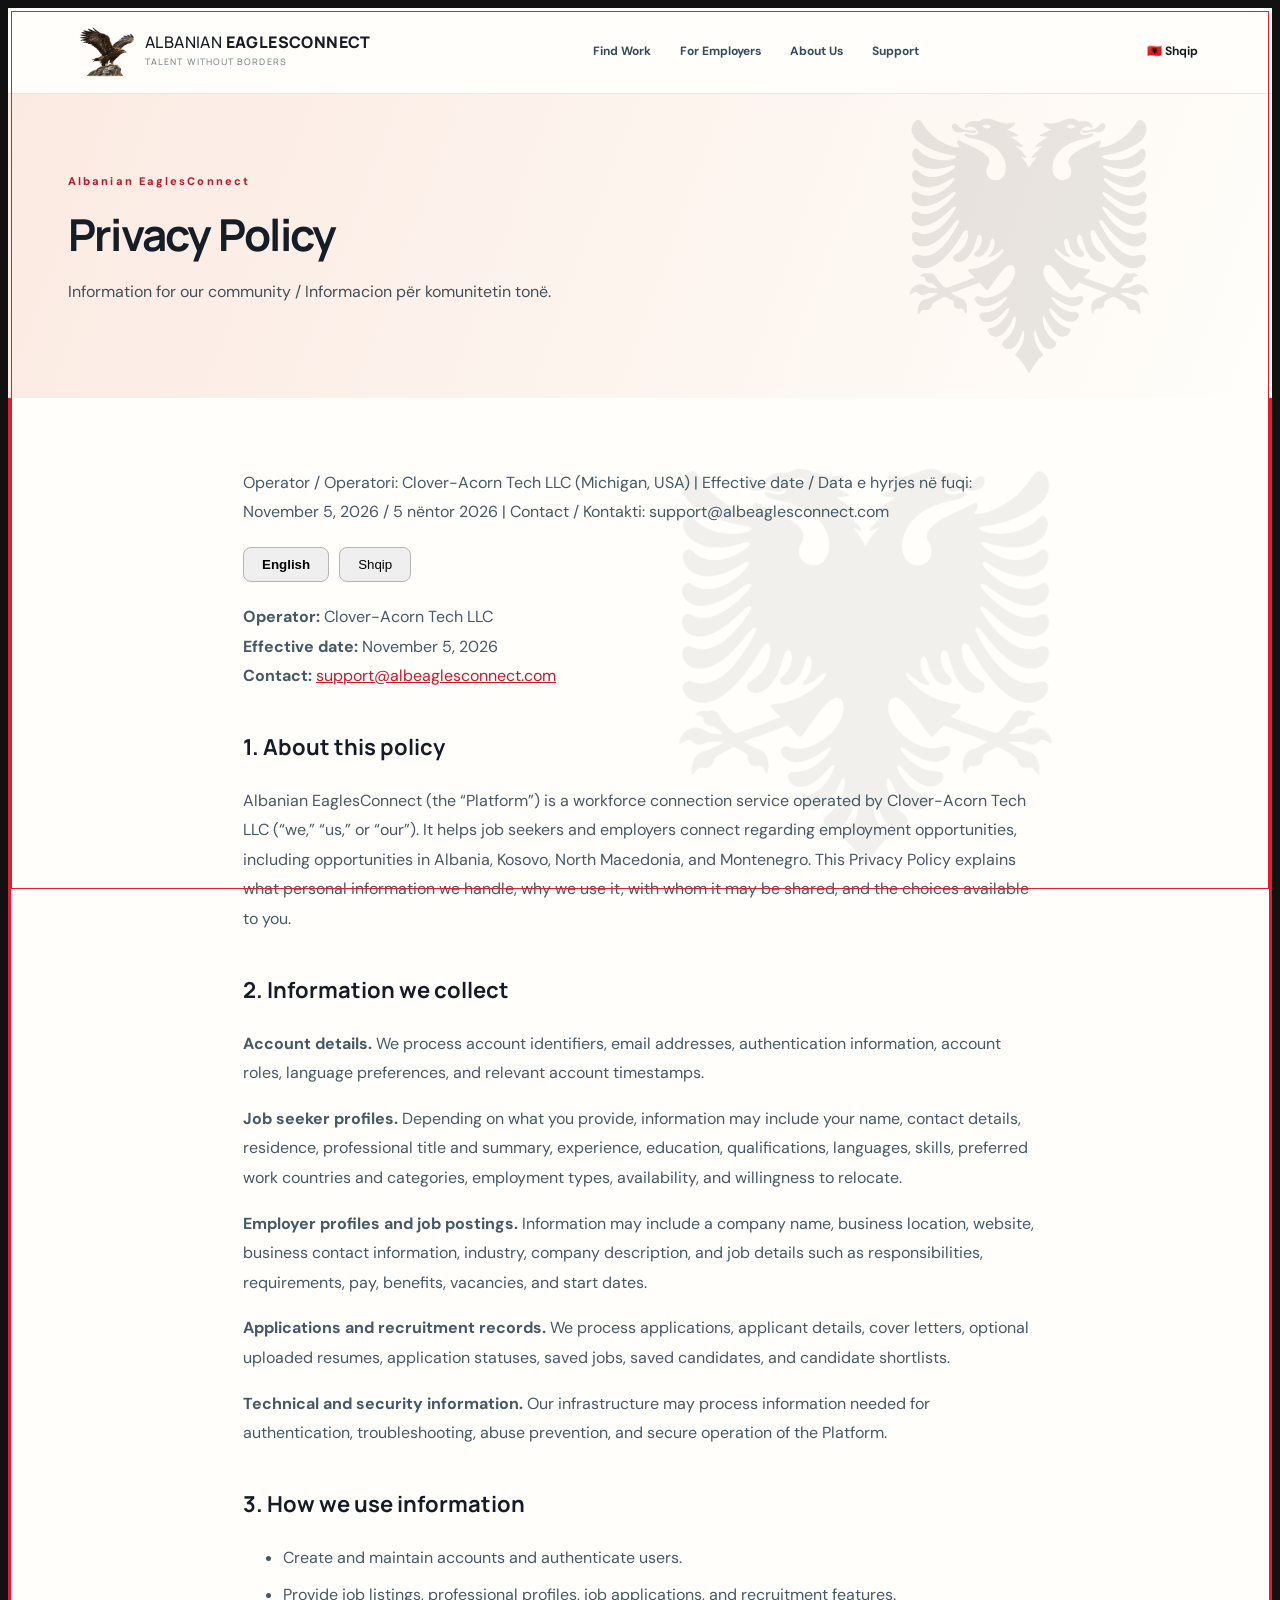
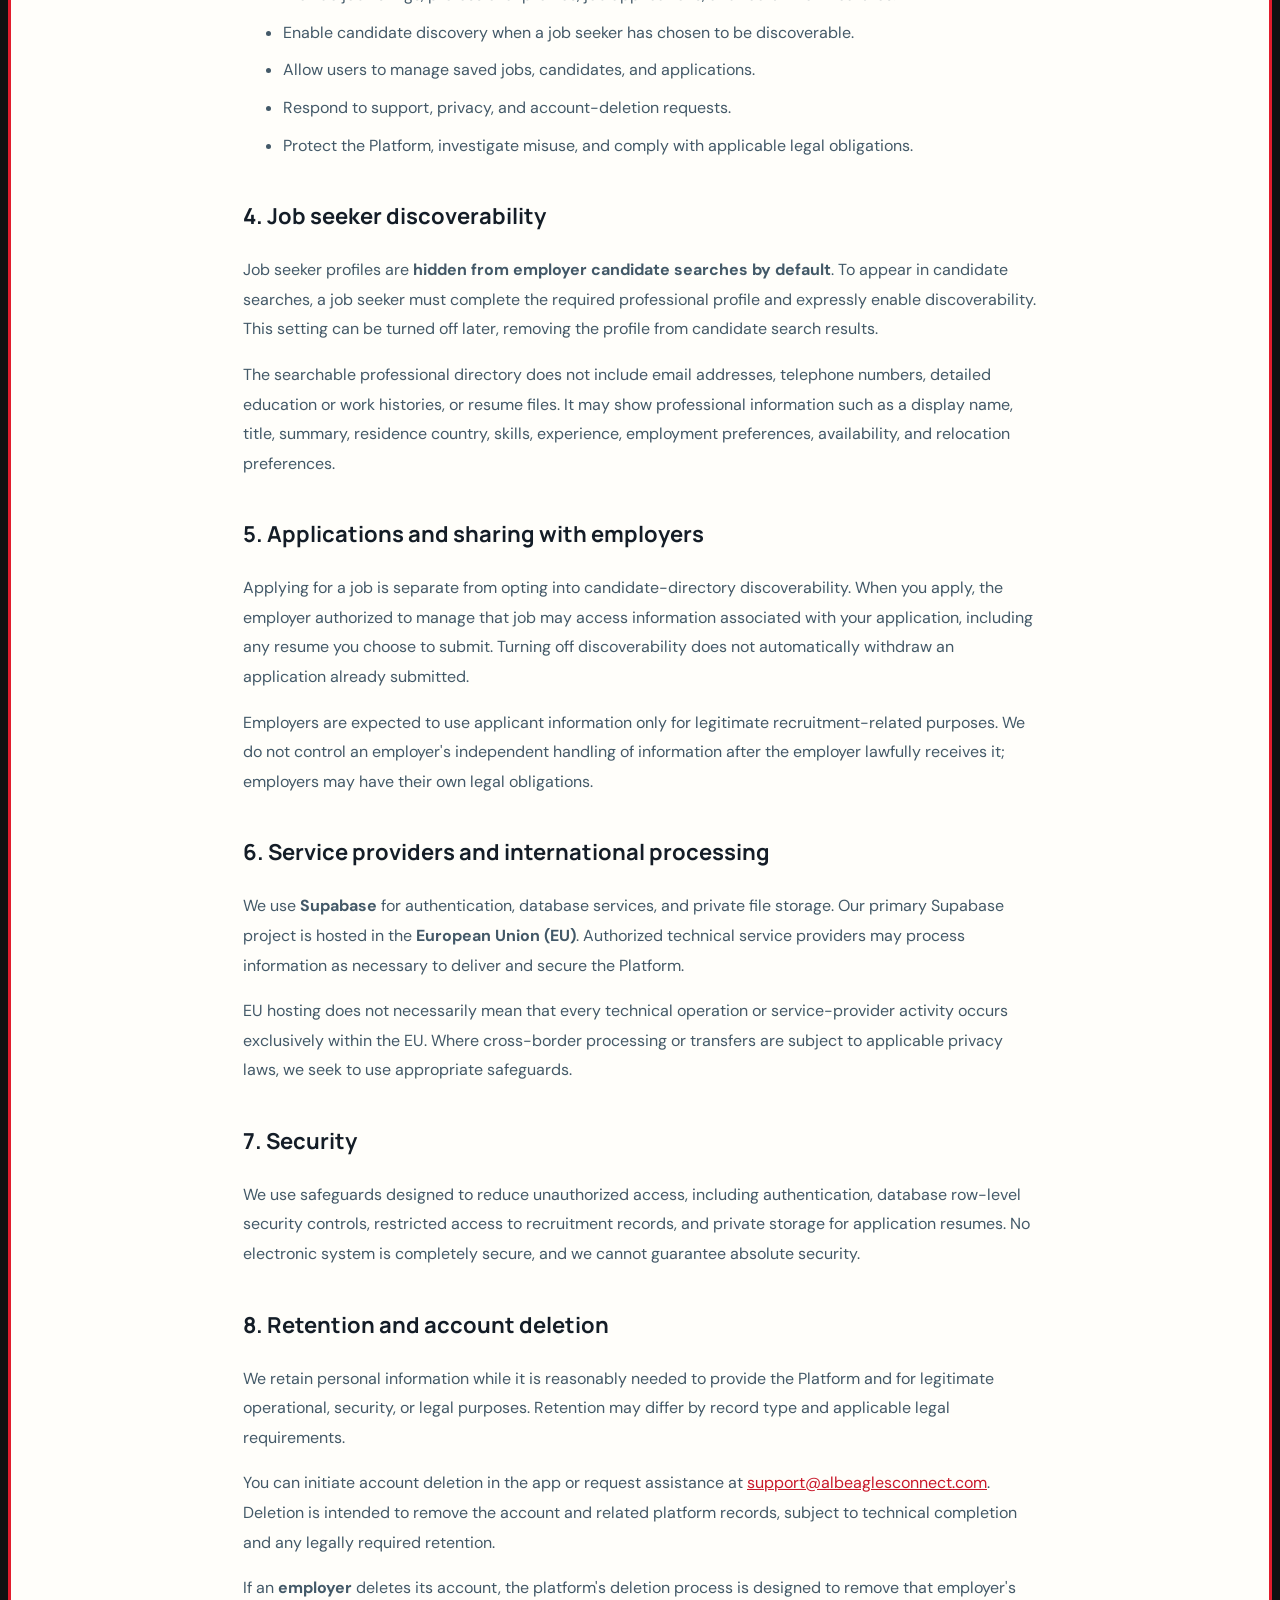
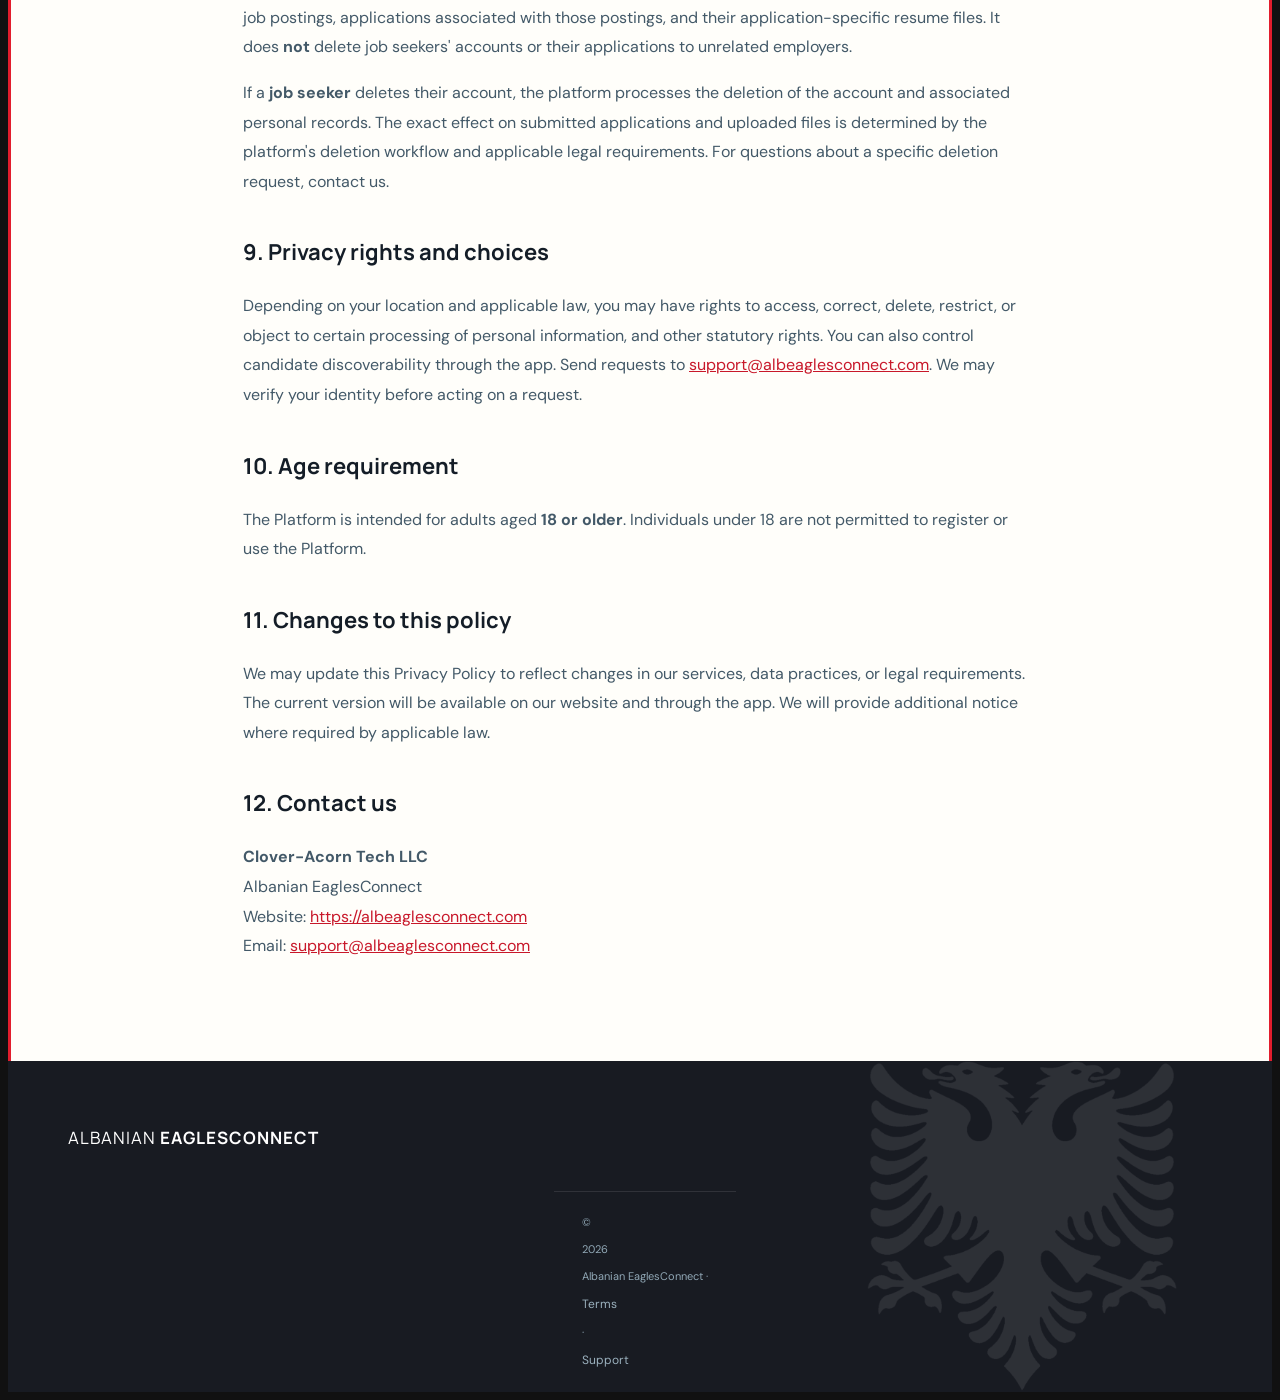
<file: privacy.html>
<!DOCTYPE html>

<html lang="en">
<head>
<meta charset="utf-8"/>
<meta content="width=device-width,initial-scale=1" name="viewport"/>
<title>
   Privacy Policy | Albanian EaglesConnect
  </title>
<link href="styles.css" rel="stylesheet"/>
<style>
   [data-legal-content][hidden]{display:none!important;}
  </style>
<style>
/* Albanian EaglesConnect eagle logo and App Store launch placeholder */
.brand .brand-icon.aec-eagle-icon{display:inline-flex!important;align-items:center;justify-content:center;background:transparent!important;box-shadow:none!important;border-radius:0!important;width:58px!important;height:56px!important;padding:0!important;flex:0 0 58px!important;font-size:0!important}
.aec-eagle-icon img{display:block;width:100%;height:100%;object-fit:contain}
.aec-store-panel{max-width:1120px;margin:38px auto;padding:32px 28px;border:1px solid #eadfe0;border-radius:18px;background:linear-gradient(120deg,#fff7f4,#fff);box-shadow:0 10px 28px rgba(25,24,24,.06)}
.aec-store-panel h2{font-size:clamp(24px,3vw,36px);margin:0 0 10px;color:#1c2430}
.aec-store-panel p{margin:0 0 16px;color:#435060;line-height:1.65}
.aec-store-badge{display:inline-flex;align-items:center;gap:12px;padding:11px 20px;background:#222;color:white;border-radius:12px;opacity:.75;cursor:not-allowed;user-select:none}
.aec-store-badge svg{width:26px;height:26px;fill:currentColor}
.aec-store-badge small{display:block;font-size:11px}.aec-store-badge strong{display:block;font-size:19px}
.aec-store-note{display:block;margin-top:10px;color:#69737c;font-size:13px}
@media(max-width:600px){.brand .brand-icon.aec-eagle-icon{width:46px!important;height:48px!important;flex-basis:46px!important}.aec-store-panel{margin:20px 14px;padding:23px 20px}}
</style></head>
<body>
<header class="header">
<a class="brand" href="index.html">
<span class="brand-icon aec-eagle-icon"><img alt="Eagle emblem" src="eagle-logo.png"/></span>
<span>
     ALBANIAN
     <b>
      EAGLESCONNECT
     </b>
<small>
      Talent without borders
     </small>
</span>
</a>
<nav id="nav">
<a data-i18n="navJobs" href="index.html#opportunities">
     Find Work
    </a>
<a data-i18n="navEmployers" href="index.html#employers">
     For Employers
    </a>
<a data-i18n="navAbout" href="index.html#about">
     About Us
    </a>
<a data-i18n="navSupport" href="support.html">
     Support
    </a>
</nav>
<div class="header-actions">
<button class="lang" id="langBtn">
     🇦🇱 Shqip
    </button>
<button class="menu" id="menuBtn">
     ☰
    </button>
</div>
</header>
<section class="legal-hero">
<div class="wrap">
<span class="kicker">
     Albanian EaglesConnect
    </span>
<h1 data-i18n="privacyTitle">
     Privacy Policy
    </h1>
<p>
     Information for our community / Informacion për komunitetin tonë.
    </p>
</div>
</section>
<main class="legal-body">

<p>Operator / Operatori: Clover-Acorn Tech LLC (Michigan, USA)  |  Effective date / Data e hyrjes në fuqi: November 5, 2026 / 5 nëntor 2026  |  Contact / Kontakti: support@albeaglesconnect.com</p>
<div aria-label="Legal document language" class="legal-language-switch" role="group" style="display:flex;gap:10px;margin:20px 0;">
<button data-legal-switch="en" style="padding:9px 18px;border-radius:8px;border:1px solid #b4b4b4;cursor:pointer;" type="button">
     English
    </button>
<button data-legal-switch="sq" style="padding:9px 18px;border-radius:8px;border:1px solid #b4b4b4;cursor:pointer;" type="button">
     Shqip
    </button>
</div>
<div data-legal-content="en" lang="en">
<p class="meta"><strong>Operator:</strong> Clover-Acorn Tech LLC<br/><strong>Effective date:</strong> November 5, 2026<br/><strong>Contact:</strong> <a href="mailto:support@albeaglesconnect.com">support@albeaglesconnect.com</a></p>
<h2>1. About this policy</h2>
<p>Albanian EaglesConnect (the “Platform”) is a workforce connection service operated by Clover-Acorn Tech LLC (“we,” “us,” or “our”). It helps job seekers and employers connect regarding employment opportunities, including opportunities in Albania, Kosovo, North Macedonia, and Montenegro. This Privacy Policy explains what personal information we handle, why we use it, with whom it may be shared, and the choices available to you.</p>
<h2>2. Information we collect</h2>
<p><strong>Account details.</strong> We process account identifiers, email addresses, authentication information, account roles, language preferences, and relevant account timestamps.</p>
<p><strong>Job seeker profiles.</strong> Depending on what you provide, information may include your name, contact details, residence, professional title and summary, experience, education, qualifications, languages, skills, preferred work countries and categories, employment types, availability, and willingness to relocate.</p>
<p><strong>Employer profiles and job postings.</strong> Information may include a company name, business location, website, business contact information, industry, company description, and job details such as responsibilities, requirements, pay, benefits, vacancies, and start dates.</p>
<p><strong>Applications and recruitment records.</strong> We process applications, applicant details, cover letters, optional uploaded resumes, application statuses, saved jobs, saved candidates, and candidate shortlists.</p>
<p><strong>Technical and security information.</strong> Our infrastructure may process information needed for authentication, troubleshooting, abuse prevention, and secure operation of the Platform.</p>
<h2>3. How we use information</h2>
<ul><li>Create and maintain accounts and authenticate users.</li><li>Provide job listings, professional profiles, job applications, and recruitment features.</li><li>Enable candidate discovery when a job seeker has chosen to be discoverable.</li><li>Allow users to manage saved jobs, candidates, and applications.</li><li>Respond to support, privacy, and account-deletion requests.</li><li>Protect the Platform, investigate misuse, and comply with applicable legal obligations.</li></ul>
<h2>4. Job seeker discoverability</h2>
<p>Job seeker profiles are <strong>hidden from employer candidate searches by default</strong>. To appear in candidate searches, a job seeker must complete the required professional profile and expressly enable discoverability. This setting can be turned off later, removing the profile from candidate search results.</p>
<p>The searchable professional directory does not include email addresses, telephone numbers, detailed education or work histories, or resume files. It may show professional information such as a display name, title, summary, residence country, skills, experience, employment preferences, availability, and relocation preferences.</p>
<h2>5. Applications and sharing with employers</h2>
<p>Applying for a job is separate from opting into candidate-directory discoverability. When you apply, the employer authorized to manage that job may access information associated with your application, including any resume you choose to submit. Turning off discoverability does not automatically withdraw an application already submitted.</p>
<p>Employers are expected to use applicant information only for legitimate recruitment-related purposes. We do not control an employer's independent handling of information after the employer lawfully receives it; employers may have their own legal obligations.</p>
<h2>6. Service providers and international processing</h2>
<p>We use <strong>Supabase</strong> for authentication, database services, and private file storage. Our primary Supabase project is hosted in the <strong>European Union (EU)</strong>. Authorized technical service providers may process information as necessary to deliver and secure the Platform.</p>
<p>EU hosting does not necessarily mean that every technical operation or service-provider activity occurs exclusively within the EU. Where cross-border processing or transfers are subject to applicable privacy laws, we seek to use appropriate safeguards.</p>
<h2>7. Security</h2>
<p>We use safeguards designed to reduce unauthorized access, including authentication, database row-level security controls, restricted access to recruitment records, and private storage for application resumes. No electronic system is completely secure, and we cannot guarantee absolute security.</p>
<h2>8. Retention and account deletion</h2>
<p>We retain personal information while it is reasonably needed to provide the Platform and for legitimate operational, security, or legal purposes. Retention may differ by record type and applicable legal requirements.</p>
<p>You can initiate account deletion in the app or request assistance at <a href="mailto:support@albeaglesconnect.com">support@albeaglesconnect.com</a>. Deletion is intended to remove the account and related platform records, subject to technical completion and any legally required retention.</p>
<p>If an <strong>employer</strong> deletes its account, the platform's deletion process is designed to remove that employer's job postings, applications associated with those postings, and their application-specific resume files. It does <strong>not</strong> delete job seekers' accounts or their applications to unrelated employers.</p>
<p>If a <strong>job seeker</strong> deletes their account, the platform processes the deletion of the account and associated personal records. The exact effect on submitted applications and uploaded files is determined by the platform's deletion workflow and applicable legal requirements. For questions about a specific deletion request, contact us.</p>
<h2>9. Privacy rights and choices</h2>
<p>Depending on your location and applicable law, you may have rights to access, correct, delete, restrict, or object to certain processing of personal information, and other statutory rights. You can also control candidate discoverability through the app. Send requests to <a href="mailto:support@albeaglesconnect.com">support@albeaglesconnect.com</a>. We may verify your identity before acting on a request.</p>
<h2>10. Age requirement</h2>
<p>The Platform is intended for adults aged <strong>18 or older</strong>. Individuals under 18 are not permitted to register or use the Platform.</p>
<h2>11. Changes to this policy</h2>
<p>We may update this Privacy Policy to reflect changes in our services, data practices, or legal requirements. The current version will be available on our website and through the app. We will provide additional notice where required by applicable law.</p>
<h2>12. Contact us</h2>
<p><strong>Clover-Acorn Tech LLC</strong><br/>Albanian EaglesConnect<br/>Website: <a href="https://albeaglesconnect.com">https://albeaglesconnect.com</a><br/>Email: <a href="mailto:support@albeaglesconnect.com">support@albeaglesconnect.com</a></p>
</div>
<div data-legal-content="sq" lang="sq">
<p class="meta"><strong>Operatori:</strong> Clover-Acorn Tech LLC<br/><strong>Data e hyrjes në fuqi:</strong> 5 nëntor 2026<br/><strong>Kontakti:</strong> <a href="mailto:support@albeaglesconnect.com">support@albeaglesconnect.com</a></p>
<h2>1. Rreth kësaj politike</h2>
<p>Albanian EaglesConnect (“Platforma”) është një shërbim që lidh punëkërkuesit me punëdhënësit, i operuar nga Clover-Acorn Tech LLC (“ne” ose “ynë”). Platforma ndihmon në krijimin e lidhjeve për mundësi punësimi, përfshirë ato në Shqipëri, Kosovë, Maqedoninë e Veriut dhe Mal të Zi. Kjo Politikë e Privatësisë shpjegon çfarë të dhënash personale përpunojmë, pse i përdorim, me kë mund t'i ndajmë dhe çfarë zgjedhjesh keni.</p>
<h2>2. Të dhënat që mbledhim</h2>
<p><strong>Të dhënat e llogarisë.</strong> Përpunojmë identifikuesit e llogarisë, adresat e emailit, informacionin e autentikimit, rolet e përdoruesve, preferencat gjuhësore dhe datat përkatëse të llogarisë.</p>
<p><strong>Profilet e punëkërkuesve.</strong> Sipas informacionit që jepni, mund të përfshihen emri, të dhënat e kontaktit, vendbanimi, titulli dhe përmbledhja profesionale, përvoja, arsimi, kualifikimet, gjuhët, aftësitë, vendet dhe kategoritë e preferuara të punës, llojet e punësimit, disponueshmëria dhe gatishmëria për t'u zhvendosur.</p>
<p><strong>Profilet e punëdhënësve dhe shpalljet.</strong> Mund të përfshihen emri i kompanisë, vendndodhja, faqja e internetit, kontaktet e biznesit, sektori, përshkrimi i kompanisë dhe hollësitë e vendeve të punës, si detyrat, kërkesat, paga, përfitimet, vendet e lira dhe datat e fillimit.</p>
<p><strong>Aplikimet dhe të dhënat e rekrutimit.</strong> Përpunojmë aplikimet, të dhënat e aplikantëve, letrat shoqëruese, CV-të e ngarkuara sipas dëshirës, statuset e aplikimeve, vendet e ruajtura të punës, kandidatët e ruajtur dhe listat e përzgjedhjes.</p>
<p><strong>Të dhënat teknike dhe të sigurisë.</strong> Infrastruktura jonë mund të përpunojë informacionin e nevojshëm për autentikim, zgjidhjen e problemeve, parandalimin e keqpërdorimit dhe funksionimin e sigurt të Platformës.</p>
<h2>3. Si i përdorim të dhënat</h2>
<ul><li>Për të krijuar dhe administruar llogaritë dhe për të autentikuar përdoruesit.</li><li>Për të ofruar shpallje pune, profile profesionale, aplikime dhe funksione rekrutimi.</li><li>Për të mundësuar kërkimin e kandidatëve kur punëkërkuesi ka zgjedhur të jetë i dukshëm.</li><li>Për të administruar vendet e ruajtura të punës, kandidatët dhe aplikimet.</li><li>Për t'iu përgjigjur kërkesave për mbështetje, privatësi dhe fshirje të llogarisë.</li><li>Për të mbrojtur Platformën, hetuar keqpërdorimet dhe respektuar detyrimet ligjore të zbatueshme.</li></ul>
<h2>4. Dukshmëria e punëkërkuesve</h2>
<p>Profilet e punëkërkuesve janë <strong>të fshehura nga kërkimet e kandidatëve nga punëdhënësit si parazgjedhje</strong>. Për t'u shfaqur në kërkime, punëkërkuesi duhet të plotësojë profilin profesional të kërkuar dhe të aktivizojë shprehimisht dukshmërinë. Kjo mundësi mund të çaktivizohet më vonë, duke e larguar profilin nga rezultatet e kërkimit.</p>
<p>Drejtoria profesionale nuk përfshin adresat e emailit, numrat e telefonit, historikun e hollësishëm të arsimit ose punësimit, apo dokumentet CV. Ajo mund të shfaqë emrin e paraqitur, titullin dhe përmbledhjen profesionale, vendin e banimit, aftësitë, përvojën, preferencat e punësimit, disponueshmërinë dhe gatishmërinë për zhvendosje.</p>
<h2>5. Aplikimet dhe ndarja e informacionit me punëdhënësit</h2>
<p>Aplikimi për një vend pune është i ndarë nga zgjedhja për t'u shfaqur në drejtorinë e kandidatëve. Kur aplikoni, punëdhënësi i autorizuar për atë shpallje mund të shohë informacionin e aplikimit, përfshirë CV-në që vendosni të dorëzoni. Çaktivizimi i dukshmërisë nuk i tërheq automatikisht aplikimet e dorëzuara më parë.</p>
<p>Prej punëdhënësve pritet që të dhënat e aplikantëve t'i përdorin vetëm për qëllime të ligjshme rekrutimi. Ne nuk kontrollojmë mënyrën e pavarur të përpunimit të të dhënave nga punëdhënësi pasi ai i ka marrë ligjërisht; punëdhënësit mund të kenë detyrimet e tyre ligjore.</p>
<h2>6. Ofruesit e shërbimeve dhe përpunimi ndërkombëtar</h2>
<p>Përdorim <strong>Supabase</strong> për autentikimin, shërbimet e bazës së të dhënave dhe ruajtjen private të skedarëve. Projekti ynë kryesor në Supabase është i vendosur në <strong>Bashkimin Evropian (BE)</strong>. Ofruesit e autorizuar të shërbimeve teknike mund të përpunojnë informacionin e nevojshëm për ofrimin dhe sigurinë e Platformës.</p>
<p>Vendndodhja e serverëve në BE nuk do të thotë domosdoshmërisht se çdo veprim teknik apo aktivitet i ofruesve kryhet vetëm brenda BE-së. Kur përpunimi ose transferimi ndërkufitar u nënshtrohet ligjeve të privatësisë, synojmë të përdorim masat e përshtatshme mbrojtëse.</p>
<h2>7. Siguria</h2>
<p>Përdorim masa që synojnë të kufizojnë qasjen e paautorizuar, përfshirë autentikimin, kontrollet e sigurisë në nivel rreshti të bazës së të dhënave, qasjen e kufizuar në të dhënat e rekrutimit dhe ruajtjen private të CV-ve të aplikimeve. Asnjë sistem elektronik nuk është plotësisht i sigurt dhe nuk mund të garantojmë siguri absolute.</p>
<h2>8. Ruajtja dhe fshirja e llogarisë</h2>
<p>I ruajmë të dhënat personale për aq kohë sa nevojiten në mënyrë të arsyeshme për ofrimin e Platformës dhe për qëllime të ligjshme operacionale, sigurie ose ligjore. Periudha e ruajtjes mund të ndryshojë sipas llojit të të dhënave dhe kërkesave ligjore.</p>
<p>Mund të nisni fshirjen e llogarisë brenda aplikacionit ose të kërkoni ndihmë në <a href="mailto:support@albeaglesconnect.com">support@albeaglesconnect.com</a>. Procesi synon të fshijë llogarinë dhe të dhënat përkatëse të Platformës, në varësi të përfundimit teknik dhe çdo detyrimi ligjor për ruajtje.</p>
<p>Kur një <strong>punëdhënës</strong> fshin llogarinë, procesi i fshirjes është projektuar të heqë shpalljet e tij të punës, aplikimet për ato shpallje dhe CV-të e lidhura posaçërisht me ato aplikime. Ky proces <strong>nuk</strong> fshin llogaritë e punëkërkuesve apo aplikimet e tyre te punëdhënës të tjerë.</p>
<p>Kur një <strong>punëkërkues</strong> fshin llogarinë, Platforma përpunon fshirjen e llogarisë dhe të të dhënave personale të lidhura me të. Ndikimi i saktë te aplikimet e dorëzuara dhe skedarët e ngarkuar përcaktohet nga procesi i fshirjes së Platformës dhe kërkesat ligjore të zbatueshme. Për pyetje mbi një kërkesë konkrete fshirjeje, na kontaktoni.</p>
<h2>9. Të drejtat dhe zgjedhjet tuaja</h2>
<p>Në varësi të vendndodhjes suaj dhe ligjit të zbatueshëm, mund të keni të drejtë të kërkoni qasje, korrigjim, fshirje, kufizim ose kundërshtim të përpunimit të caktuar të të dhënave personale, si dhe të drejta të tjera ligjore. Mund të kontrolloni gjithashtu dukshmërinë e profilit nga aplikacioni. Dërgoni kërkesat në <a href="mailto:support@albeaglesconnect.com">support@albeaglesconnect.com</a>. Mund të kërkojmë verifikimin e identitetit para trajtimit të kërkesës.</p>
<h2>10. Kërkesa për moshën</h2>
<p>Platforma është e destinuar për persona <strong>18 vjeç e lart</strong>. Personat nën 18 vjeç nuk lejohen të regjistrohen ose ta përdorin Platformën.</p>
<h2>11. Ndryshimet e kësaj politike</h2>
<p>Mund ta përditësojmë këtë Politikë të Privatësisë për të pasqyruar ndryshimet e shërbimeve, praktikave të përpunimit të të dhënave ose kërkesave ligjore. Versioni aktual do të jetë i disponueshëm në faqen tonë të internetit dhe përmes aplikacionit. Do të japim njoftim shtesë kur kërkohet nga ligji i zbatueshëm.</p>
<h2>12. Na kontaktoni</h2>
<p><strong>Clover-Acorn Tech LLC</strong><br/>Albanian EaglesConnect<br/>Faqja e internetit: <a href="https://albeaglesconnect.com">https://albeaglesconnect.com</a><br/>Email: <a href="mailto:support@albeaglesconnect.com">support@albeaglesconnect.com</a></p>
</div>

</main>
<footer>
<div class="wrap footer-grid">
<div>
<div class="footer-brand">
      ALBANIAN
      <b>
       EAGLESCONNECT
      </b>
</div>
</div>
<div class="wrap copyright">
     ©
     <span id="year">
</span>
     Albanian EaglesConnect ·
     <a href="terms.html">
      Terms
     </a>
     ·
     <a href="support.html">
      Support
     </a>
</div>
</div>
</footer>
<script src="script.js">
</script>
<script>
   (function(){
  const nodes=document.querySelectorAll('[data-legal-content]');
  const buttons=document.querySelectorAll('[data-legal-switch]');
  let current=localStorage.getItem('eaglesconnect_legal_language') || localStorage.getItem('selectedLanguage') || 'en';
  if(current!=='sq') current='en';
  function apply(lang){
    current=lang==='sq'?'sq':'en';
    nodes.forEach(n=>n.hidden=n.getAttribute('data-legal-content')!==current);
    buttons.forEach(b=>{let active=b.getAttribute('data-legal-switch')===current;b.setAttribute('aria-pressed',String(active));b.style.fontWeight=active?'700':'400';});
    document.documentElement.lang=current;
    localStorage.setItem('eaglesconnect_legal_language',current);
  }
  buttons.forEach(b=>b.addEventListener('click',()=>apply(b.getAttribute('data-legal-switch'))));
  // Keep the legal body synchronized when the existing header language control is used.
  ['langBtn','footerLang'].forEach(id=>{let b=document.getElementById(id);if(b)b.addEventListener('click',()=>apply(current==='en'?'sq':'en'));});
  apply(current);
})();
  </script>
</body>
</html>
</file>
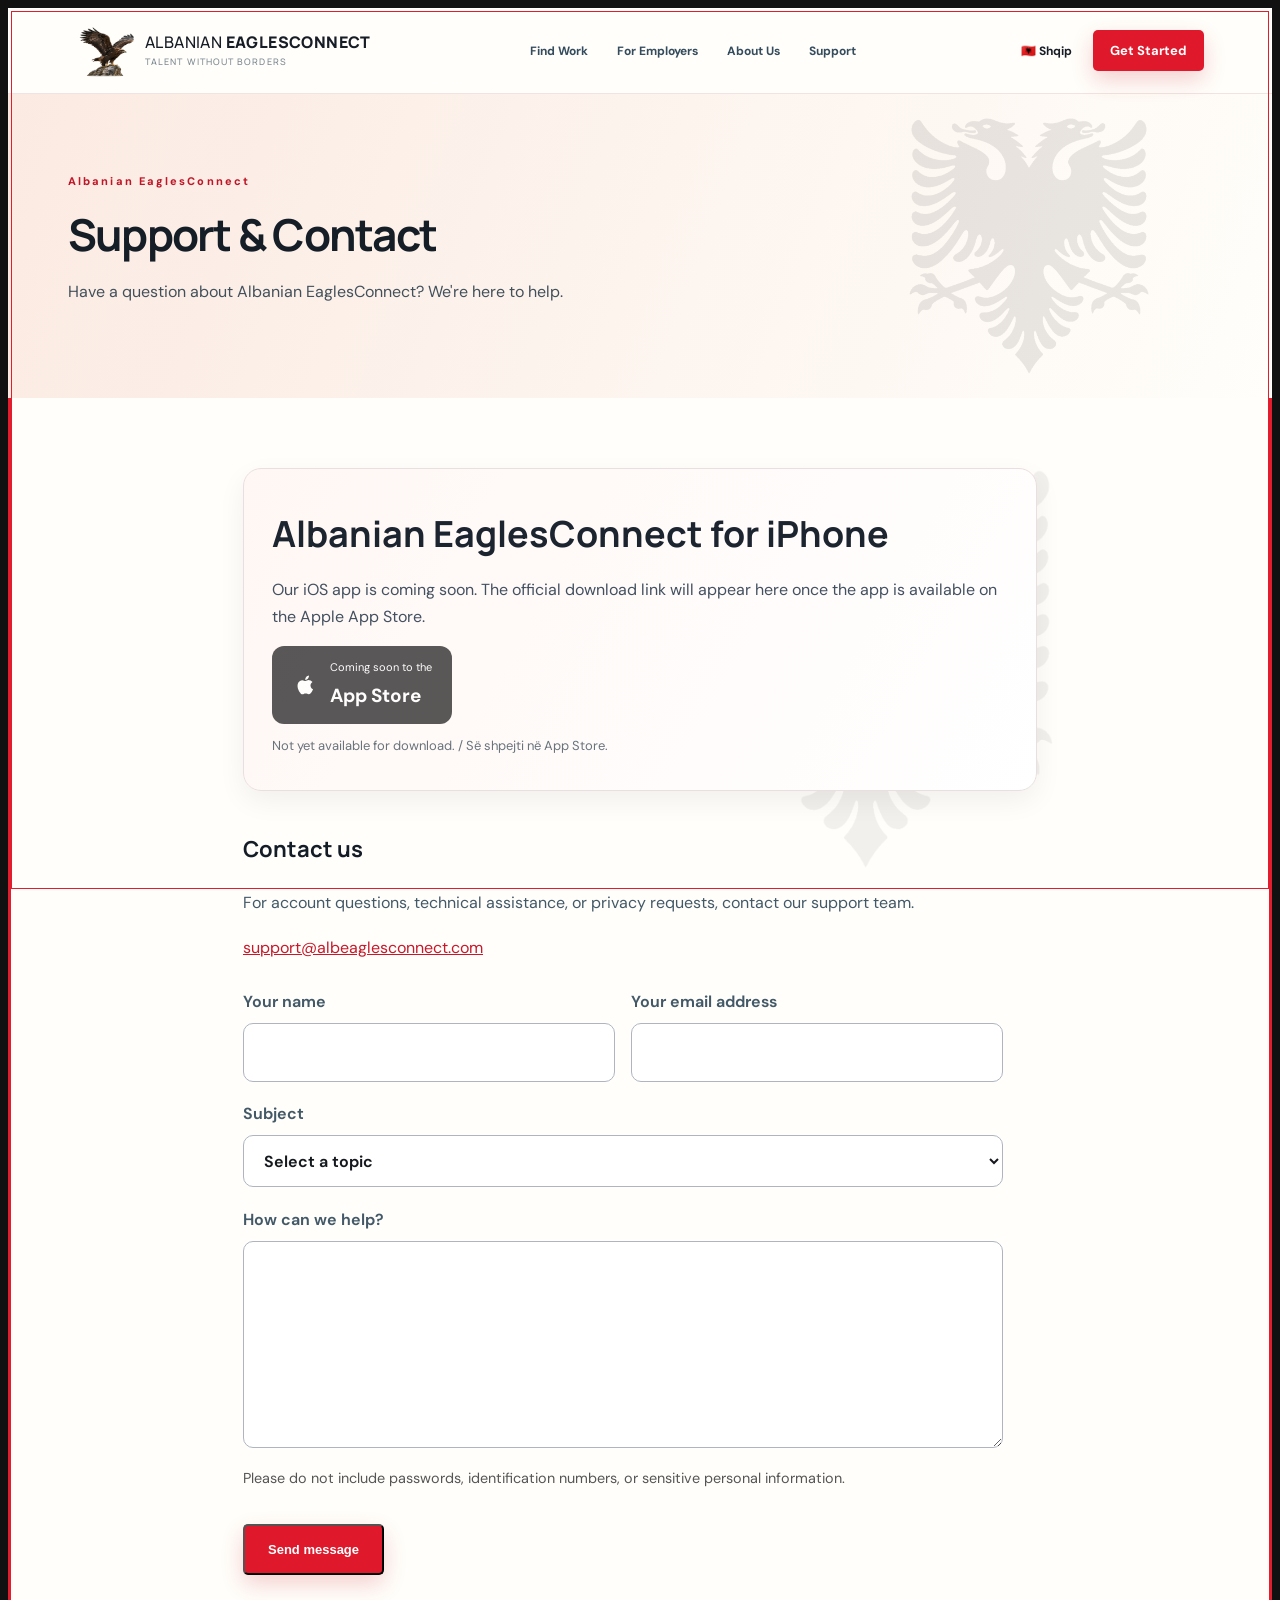
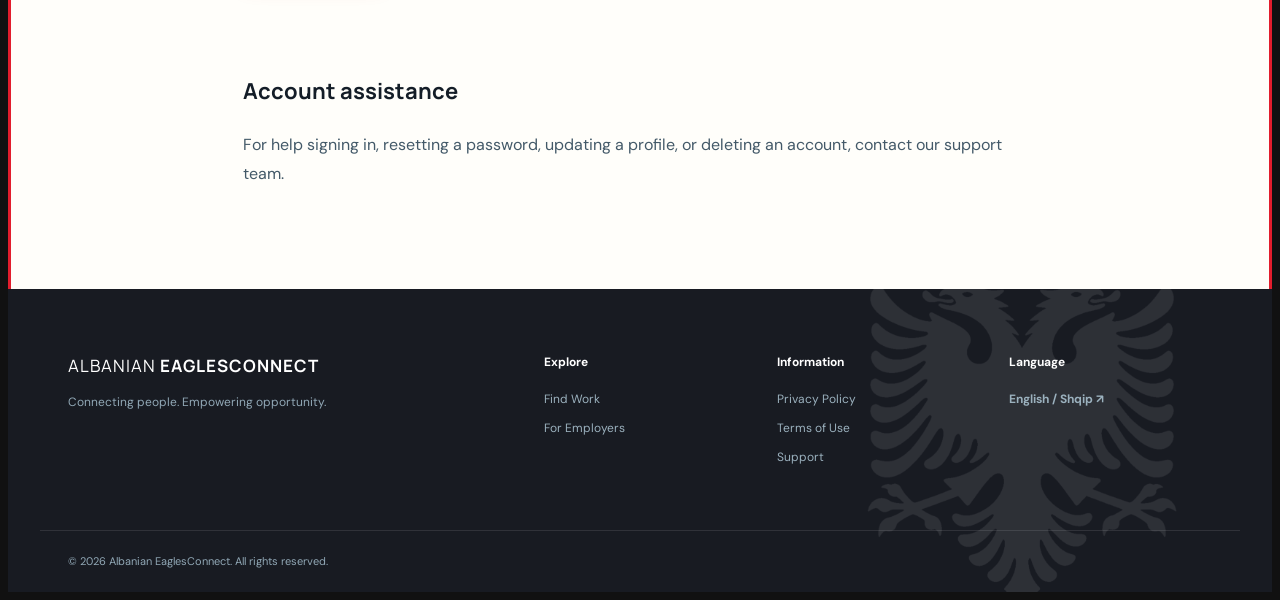
<file: support.html>
<!DOCTYPE html>

<html lang="en"><head><meta charset="utf-8"/><meta content="width=device-width,initial-scale=1" name="viewport"/><title>Support | Albanian EaglesConnect</title><link href="styles.css" rel="stylesheet"/><style>
.aec-support-form{display:grid;gap:1.1rem;margin:1.5rem 0 2.5rem;max-width:760px}
.aec-support-form label{display:grid;gap:.4rem;font-weight:650}
.aec-support-form input,.aec-support-form select,.aec-support-form textarea{width:100%;box-sizing:border-box;padding:.85rem 1rem;border:1px solid #aeb5c1;border-radius:10px;background:#fff;color:#15191e;font:inherit}
.aec-support-form input:focus,.aec-support-form select:focus,.aec-support-form textarea:focus{outline:2px solid #c32032;outline-offset:1px}
.aec-form-grid{display:grid;grid-template-columns:1fr 1fr;gap:1rem}
.aec-form-note{font-size:.9rem;color:#555}
.aec-support-form button{justify-self:start;cursor:pointer}
.aec-support-form button:disabled{opacity:.6;cursor:wait}
#supportStatus{min-height:1.4em;font-weight:600}
@media(max-width:650px){.aec-form-grid{grid-template-columns:1fr}}
</style><style>
/* Albanian EaglesConnect eagle logo and App Store launch placeholder */
.brand .brand-icon.aec-eagle-icon{display:inline-flex!important;align-items:center;justify-content:center;background:transparent!important;box-shadow:none!important;border-radius:0!important;width:58px!important;height:56px!important;padding:0!important;flex:0 0 58px!important;font-size:0!important}
.aec-eagle-icon img{display:block;width:100%;height:100%;object-fit:contain}
.aec-store-panel{max-width:1120px;margin:38px auto;padding:32px 28px;border:1px solid #eadfe0;border-radius:18px;background:linear-gradient(120deg,#fff7f4,#fff);box-shadow:0 10px 28px rgba(25,24,24,.06)}
.aec-store-panel h2{font-size:clamp(24px,3vw,36px);margin:0 0 10px;color:#1c2430}
.aec-store-panel p{margin:0 0 16px;color:#435060;line-height:1.65}
.aec-store-badge{display:inline-flex;align-items:center;gap:12px;padding:11px 20px;background:#222;color:white;border-radius:12px;opacity:.75;cursor:not-allowed;user-select:none}
.aec-store-badge svg{width:26px;height:26px;fill:currentColor}
.aec-store-badge small{display:block;font-size:11px}.aec-store-badge strong{display:block;font-size:19px}
.aec-store-note{display:block;margin-top:10px;color:#69737c;font-size:13px}
@media(max-width:600px){.brand .brand-icon.aec-eagle-icon{width:46px!important;height:48px!important;flex-basis:46px!important}.aec-store-panel{margin:20px 14px;padding:23px 20px}}
</style></head><body><header class="header"><a class="brand" href="index.html"><span class="brand-icon aec-eagle-icon"><img alt="Eagle emblem" src="eagle-logo.png"/></span><span>ALBANIAN <b>EAGLESCONNECT</b><small>Talent without borders</small></span></a><nav id="nav"><a data-i18n="navJobs" href="index.html#opportunities">Find Work</a><a data-i18n="navEmployers" href="index.html#employers">For Employers</a><a data-i18n="navAbout" href="index.html#about">About Us</a><a data-i18n="navSupport" href="support.html">Support</a></nav><div class="header-actions"><button class="lang" id="langBtn">🇦🇱 Shqip</button><a class="btn btn-small" data-i18n="getStarted" href="index.html">Get Started</a><button class="menu" id="menuBtn">☰</button></div></header><section class="legal-hero"><div class="wrap"><span class="kicker">Albanian EaglesConnect</span><h1 data-i18n="supportTitle">Support &amp; Contact</h1><p data-i18n="supportLead">Have a question about Albanian EaglesConnect? We're here to help.</p></div></section><main class="legal-body">
<section class="aec-store-panel" id="app-download"><h2>Albanian EaglesConnect for iPhone</h2><p>Our iOS app is coming soon. The official download link will appear here once the app is available on the Apple App Store.</p><span aria-label="Coming soon to the Apple App Store" class="aec-store-badge"><svg aria-hidden="true" viewbox="0 0 24 24"><path d="M17.05 12.54c-.02-2.2 1.8-3.27 1.88-3.32-1.03-1.5-2.63-1.7-3.19-1.72-1.35-.14-2.66.8-3.35.8-.7 0-1.77-.78-2.9-.75-1.48.02-2.86.86-3.62 2.17-1.54 2.65-.4 6.55 1.1 8.7.75 1.06 1.62 2.26 2.77 2.22 1.1-.05 1.52-.71 2.86-.71 1.33 0 1.72.71 2.9.68 1.2-.02 1.95-1.07 2.67-2.13.86-1.23 1.21-2.42 1.23-2.48-.03-.02-2.32-.9-2.35-3.46ZM14.8 6.08c.59-.72.99-1.73.88-2.74-.86.04-1.9.57-2.52 1.29-.55.63-1.03 1.66-.9 2.65.96.07 1.94-.49 2.54-1.2Z"></path></svg><span><small>Coming soon to the</small><strong>App Store</strong></span></span><span class="aec-store-note">Not yet available for download. / Së shpejti në App Store.</span></section><h2 data-i18n="contactTitle">Contact us</h2><p data-i18n="contactText">For account questions, technical assistance, or privacy requests, contact our support team.</p><p><a href="mailto:support@albeaglesconnect.com">support@albeaglesconnect.com</a></p><form action="https://api.web3forms.com/submit" class="aec-support-form" id="supportForm" method="POST"><input name="access_key" type="hidden" value="25044c52-c3fd-4d38-b4d3-4740c7b66dea"/><input autocomplete="off" name="botcheck" style="display:none" tabindex="-1" type="checkbox"/><div class="aec-form-grid"><label><span data-aec="name">Your name</span><input autocomplete="name" maxlength="120" name="name" required="" type="text"/></label><label><span data-aec="email">Your email address</span><input autocomplete="email" maxlength="254" name="email" required="" type="email"/></label></div><label><span data-aec="subject">Subject</span><select name="subject" required=""><option data-aec="choose" value="">Select a topic</option><option data-aec="account" value="Account assistance">Account assistance</option><option data-aec="technical" value="Technical support">Technical support</option><option data-aec="privacy" value="Privacy request">Privacy request</option><option data-aec="other" value="Other inquiry">Other inquiry</option></select></label><label><span data-aec="message">How can we help?</span><textarea maxlength="5000" name="message" required="" rows="6"></textarea></label><p class="aec-form-note" data-aec="notice">Please do not include passwords, identification numbers, or sensitive personal information.</p><button class="btn" data-aec="send" id="supportSubmit" type="submit">Send message</button><p aria-live="polite" id="supportStatus" role="status"></p></form><h2 data-aec="helpTitle">Account assistance</h2><p data-aec="helpText">For help signing in, resetting a password, updating a profile, or deleting an account, contact our support team.</p></main><footer><div class="wrap footer-grid"><div><div class="footer-brand">ALBANIAN <b>EAGLESCONNECT</b></div><p data-i18n="footerText">Connecting people. Empowering opportunity.</p></div><div><strong data-i18n="footerExplore">Explore</strong><a data-i18n="navJobs" href="index.html#opportunities">Find Work</a><a data-i18n="navEmployers" href="index.html#employers">For Employers</a></div><div><strong data-i18n="footerLegal">Information</strong><a data-i18n="privacy" href="privacy.html">Privacy Policy</a><a data-i18n="terms" href="terms.html">Terms of Use</a><a data-i18n="navSupport" href="support.html">Support</a></div><div><strong data-i18n="footerLanguage">Language</strong><button class="footer-lang" id="footerLang">English / Shqip ↗</button></div></div><div class="wrap copyright">© <span id="year"></span> Albanian EaglesConnect. <span data-i18n="rights">All rights reserved.</span></div></footer><script src="script.js"></script><script>
(() => {
 const sq={name:"Emri juaj",email:"Adresa juaj e emailit",subject:"Tema",choose:"Zgjidhni një temë",account:"Ndihmë me llogarinë",technical:"Mbështetje teknike",privacy:"Kërkesë për privatësinë",other:"Pyetje tjetër",message:"Si mund t’ju ndihmojmë?",notice:"Ju lutemi mos përfshini fjalëkalime, numra identifikimi ose të dhëna personale të ndjeshme.",send:"Dërgo mesazhin",sending:"Duke dërguar…",success:"Mesazhi u dërgua me sukses. Faleminderit që na kontaktuat.",failure:"Mesazhi nuk u dërgua. Ju lutemi provoni përsëri ose na shkruani me email.",helpTitle:"Ndihmë me llogarinë",helpText:"Për ndihmë me hyrjen, rivendosjen e fjalëkalimit, përditësimin e profilit ose fshirjen e llogarisë, kontaktoni ekipin tonë të mbështetjes."};
 const nodes=[...document.querySelectorAll("[data-aec]")];
 const en=Object.fromEntries(nodes.map(n=>[n.dataset.aec,n.textContent]));
 function update(){const al=(document.getElementById("langBtn")?.textContent||"").includes("English") || document.documentElement.lang === "sq";nodes.forEach(n=>{n.textContent=al?(sq[n.dataset.aec]||en[n.dataset.aec]):en[n.dataset.aec]});}
 update();
 ["langBtn","footerLang"].forEach(id=>document.getElementById(id)?.addEventListener("click",()=>queueMicrotask(update)));
 const form=document.getElementById("supportForm"),button=document.getElementById("supportSubmit"),status=document.getElementById("supportStatus");
 form.addEventListener("submit",async e=>{
   e.preventDefault();
   if(!form.reportValidity())return;
   const al=(document.getElementById("langBtn")?.textContent||"").includes("English") || document.documentElement.lang === "sq";
   button.disabled=true;button.textContent=al?sq.sending:"Sending…";status.textContent="";
   try{
     const response=await fetch(form.action,{method:"POST",body:new FormData(form),headers:{"Accept":"application/json"}});
     const data=await response.json();
     if(!response.ok||!data.success)throw new Error("Submission rejected");
     form.reset();status.textContent=al?sq.success:"Your message was sent successfully. Thank you for contacting us.";status.style.color="#16703a";
   }catch(err){
     status.textContent=al?sq.failure:"Your message could not be sent. Please try again or email us directly.";status.style.color="#b4232d";
   }finally{button.disabled=false;update();}
 });
})();
</script></body></html>
</file>
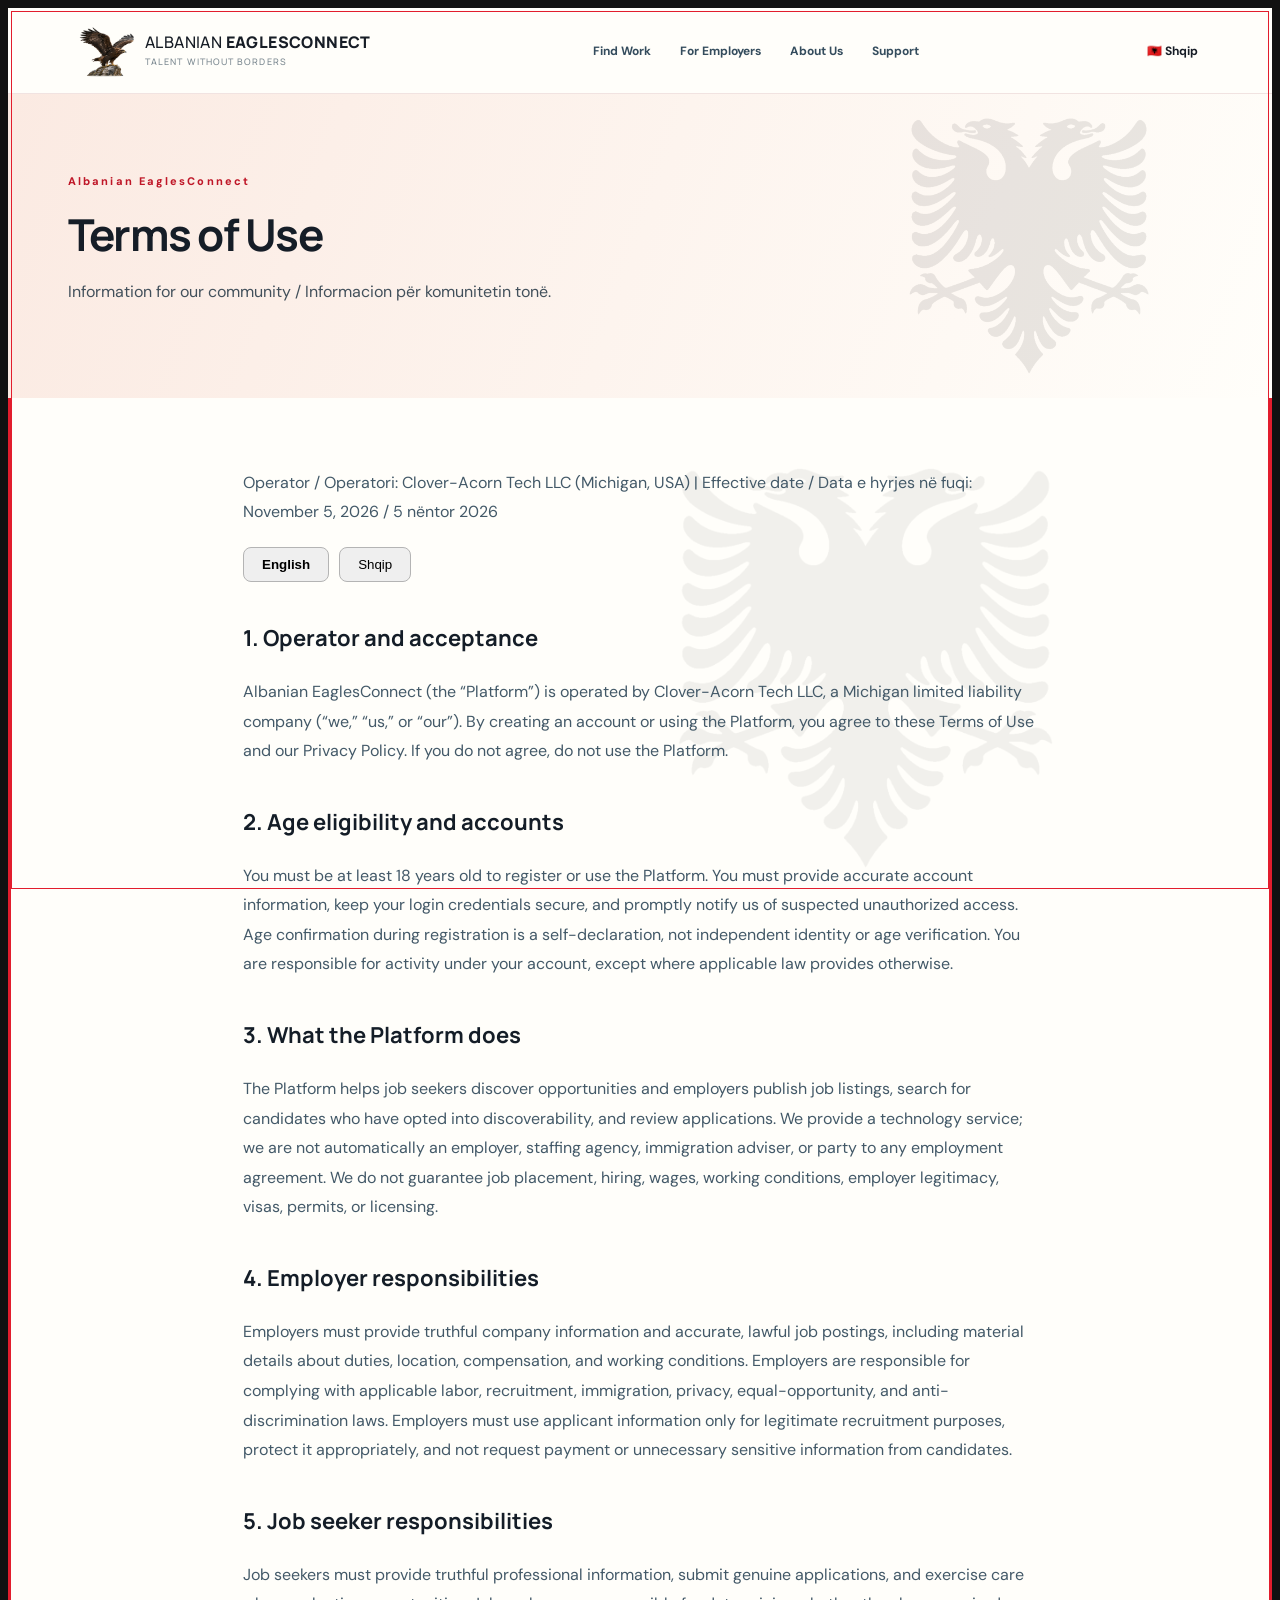
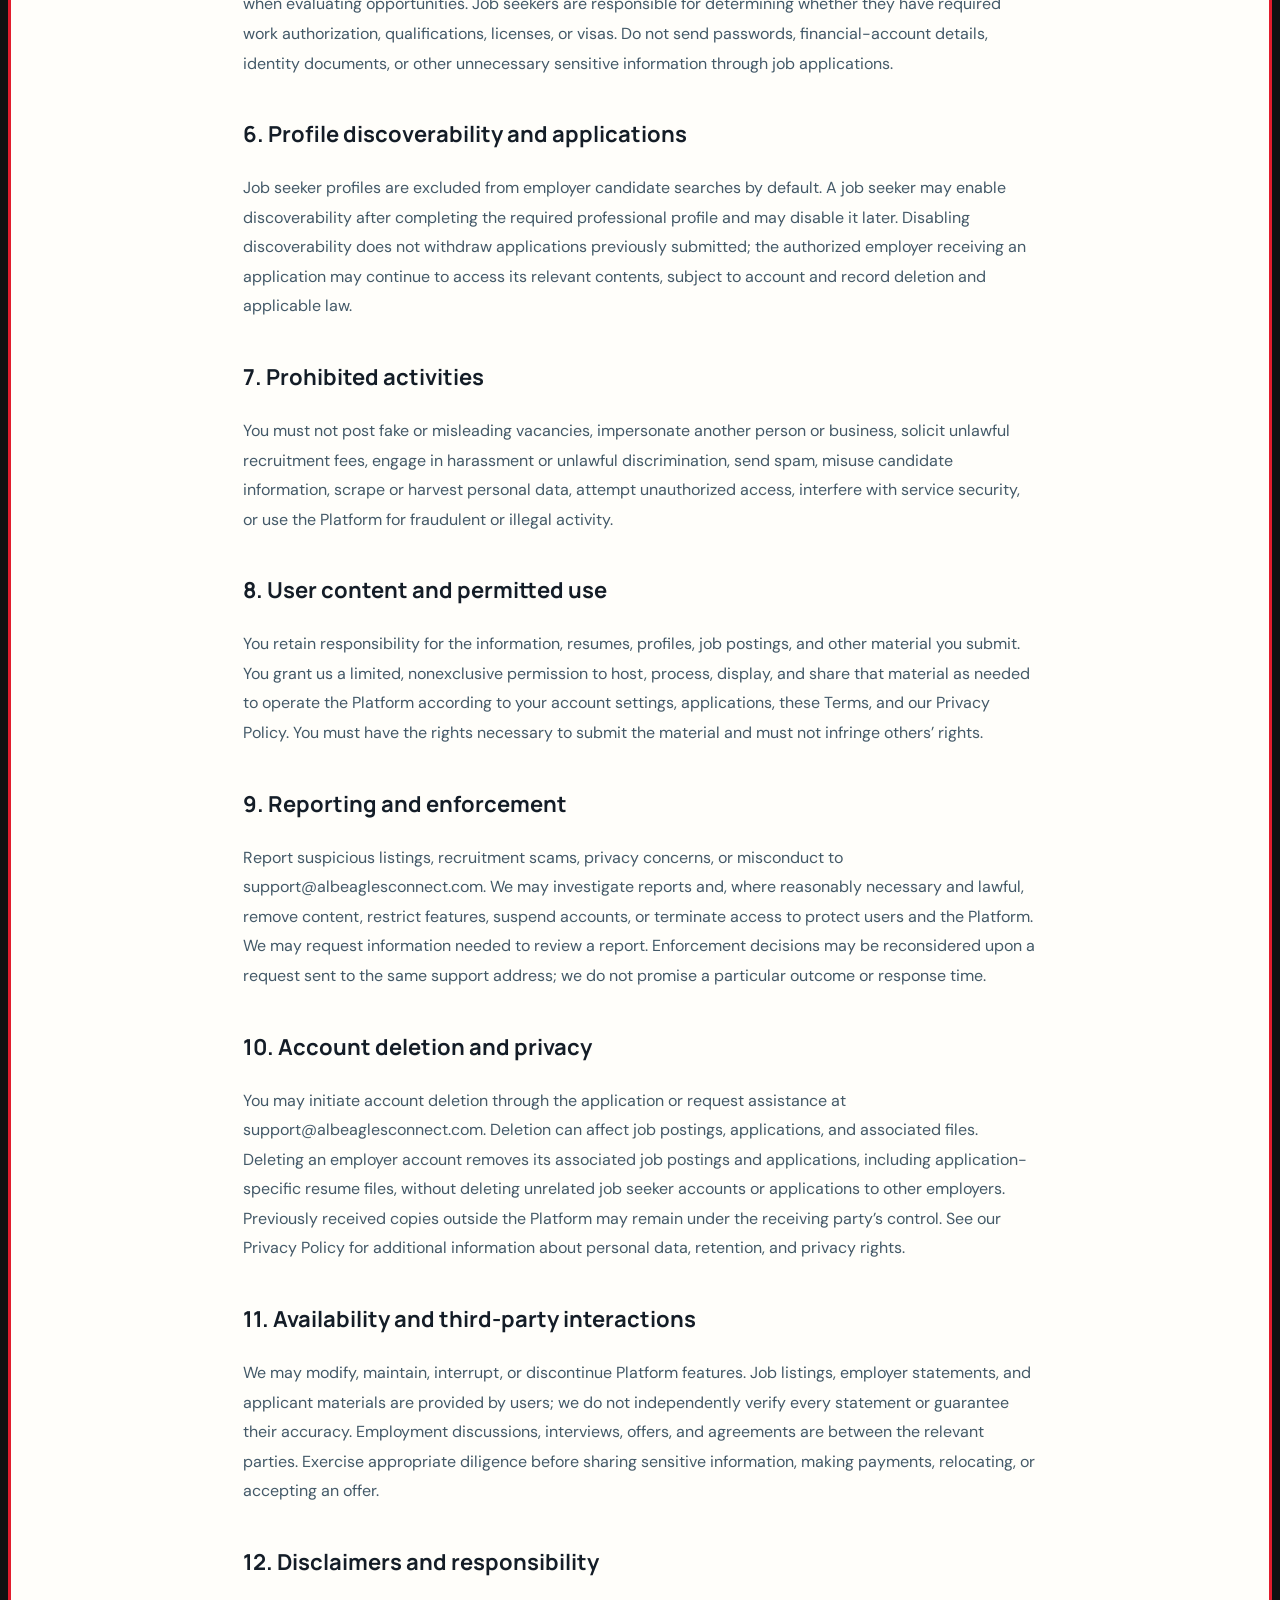
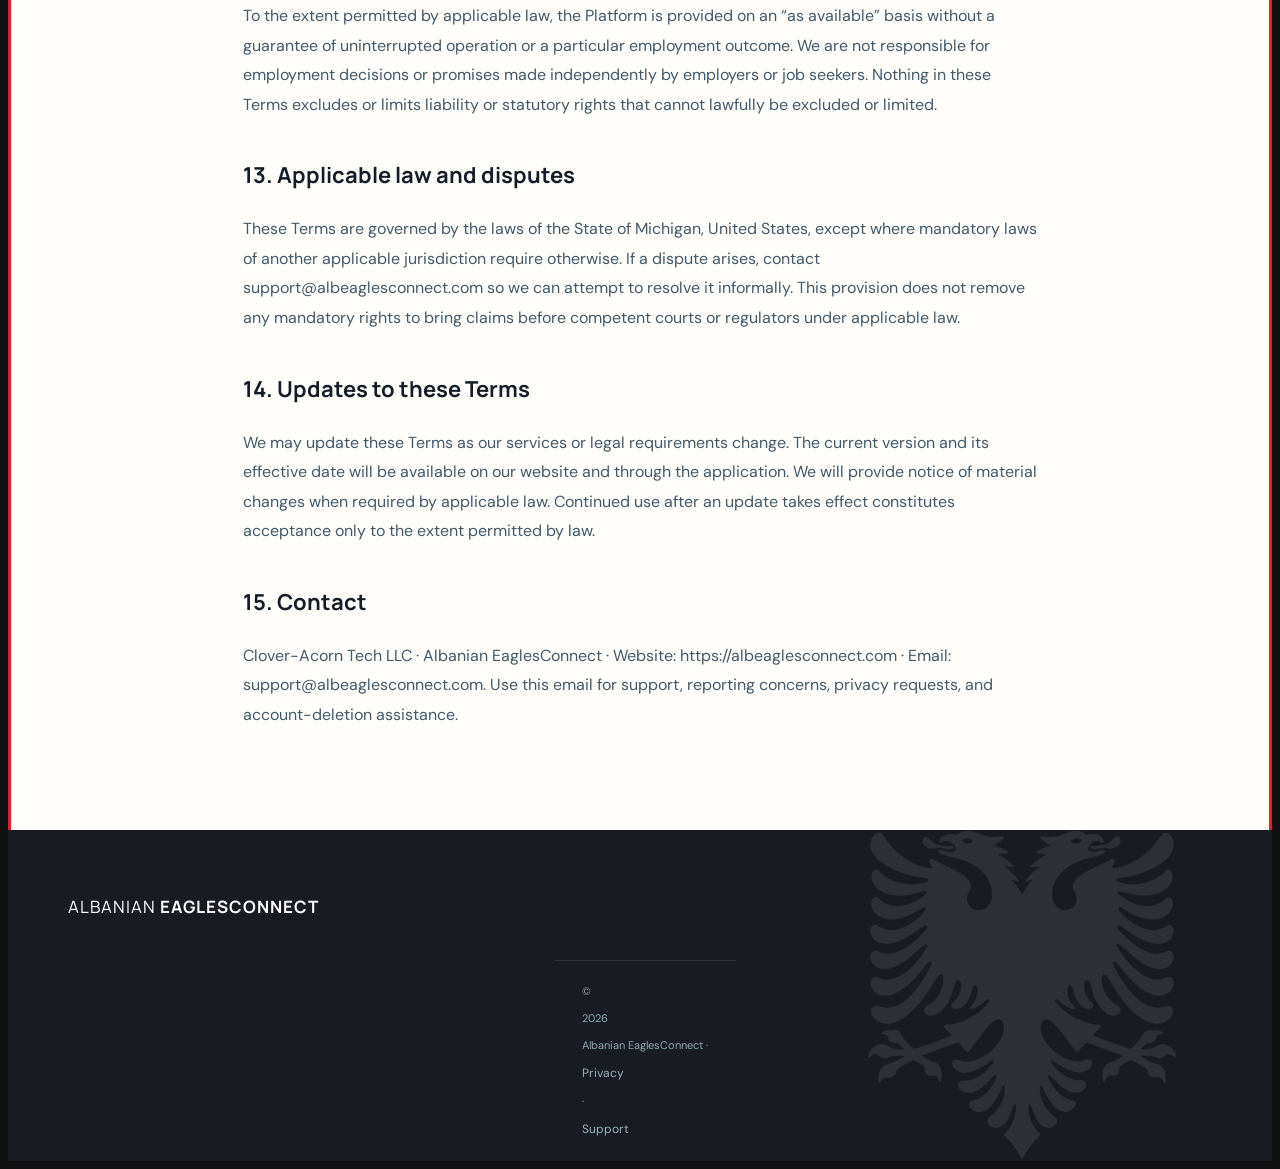
<file: terms.html>
<!DOCTYPE html>

<html lang="en">
<head>
<meta charset="utf-8"/>
<meta content="width=device-width,initial-scale=1" name="viewport"/>
<title>
   Terms of Use | Albanian EaglesConnect
  </title>
<link href="styles.css" rel="stylesheet"/>
<style>
   [data-legal-content][hidden]{display:none!important;}
  </style>
<style>
/* Albanian EaglesConnect eagle logo and App Store launch placeholder */
.brand .brand-icon.aec-eagle-icon{display:inline-flex!important;align-items:center;justify-content:center;background:transparent!important;box-shadow:none!important;border-radius:0!important;width:58px!important;height:56px!important;padding:0!important;flex:0 0 58px!important;font-size:0!important}
.aec-eagle-icon img{display:block;width:100%;height:100%;object-fit:contain}
.aec-store-panel{max-width:1120px;margin:38px auto;padding:32px 28px;border:1px solid #eadfe0;border-radius:18px;background:linear-gradient(120deg,#fff7f4,#fff);box-shadow:0 10px 28px rgba(25,24,24,.06)}
.aec-store-panel h2{font-size:clamp(24px,3vw,36px);margin:0 0 10px;color:#1c2430}
.aec-store-panel p{margin:0 0 16px;color:#435060;line-height:1.65}
.aec-store-badge{display:inline-flex;align-items:center;gap:12px;padding:11px 20px;background:#222;color:white;border-radius:12px;opacity:.75;cursor:not-allowed;user-select:none}
.aec-store-badge svg{width:26px;height:26px;fill:currentColor}
.aec-store-badge small{display:block;font-size:11px}.aec-store-badge strong{display:block;font-size:19px}
.aec-store-note{display:block;margin-top:10px;color:#69737c;font-size:13px}
@media(max-width:600px){.brand .brand-icon.aec-eagle-icon{width:46px!important;height:48px!important;flex-basis:46px!important}.aec-store-panel{margin:20px 14px;padding:23px 20px}}
</style></head>
<body>
<header class="header">
<a class="brand" href="index.html">
<span class="brand-icon aec-eagle-icon"><img alt="Eagle emblem" src="eagle-logo.png"/></span>
<span>
     ALBANIAN
     <b>
      EAGLESCONNECT
     </b>
<small>
      Talent without borders
     </small>
</span>
</a>
<nav id="nav">
<a data-i18n="navJobs" href="index.html#opportunities">
     Find Work
    </a>
<a data-i18n="navEmployers" href="index.html#employers">
     For Employers
    </a>
<a data-i18n="navAbout" href="index.html#about">
     About Us
    </a>
<a data-i18n="navSupport" href="support.html">
     Support
    </a>
</nav>
<div class="header-actions">
<button class="lang" id="langBtn">
     🇦🇱 Shqip
    </button>
<button class="menu" id="menuBtn">
     ☰
    </button>
</div>
</header>
<section class="legal-hero">
<div class="wrap">
<span class="kicker">
     Albanian EaglesConnect
    </span>
<h1 data-i18n="termsTitle">
     Terms of Use
    </h1>
<p>
     Information for our community / Informacion për komunitetin tonë.
    </p>
</div>
</section>
<main class="legal-body">

<p>Operator / Operatori: Clover-Acorn Tech LLC (Michigan, USA)  |  Effective date / Data e hyrjes në fuqi: November 5, 2026 / 5 nëntor 2026</p>
<div aria-label="Legal document language" class="legal-language-switch" role="group" style="display:flex;gap:10px;margin:20px 0;">
<button data-legal-switch="en" style="padding:9px 18px;border-radius:8px;border:1px solid #b4b4b4;cursor:pointer;" type="button">
     English
    </button>
<button data-legal-switch="sq" style="padding:9px 18px;border-radius:8px;border:1px solid #b4b4b4;cursor:pointer;" type="button">
     Shqip
    </button>
</div>
<div data-legal-content="en" lang="en"><h2>1. Operator and acceptance</h2><p>Albanian EaglesConnect (the “Platform”) is operated by Clover-Acorn Tech LLC, a Michigan limited liability company (“we,” “us,” or “our”). By creating an account or using the Platform, you agree to these Terms of Use and our Privacy Policy. If you do not agree, do not use the Platform.</p><h2>2. Age eligibility and accounts</h2><p>You must be at least 18 years old to register or use the Platform. You must provide accurate account information, keep your login credentials secure, and promptly notify us of suspected unauthorized access. Age confirmation during registration is a self-declaration, not independent identity or age verification. You are responsible for activity under your account, except where applicable law provides otherwise.</p><h2>3. What the Platform does</h2><p>The Platform helps job seekers discover opportunities and employers publish job listings, search for candidates who have opted into discoverability, and review applications. We provide a technology service; we are not automatically an employer, staffing agency, immigration adviser, or party to any employment agreement. We do not guarantee job placement, hiring, wages, working conditions, employer legitimacy, visas, permits, or licensing.</p><h2>4. Employer responsibilities</h2><p>Employers must provide truthful company information and accurate, lawful job postings, including material details about duties, location, compensation, and working conditions. Employers are responsible for complying with applicable labor, recruitment, immigration, privacy, equal-opportunity, and anti-discrimination laws. Employers must use applicant information only for legitimate recruitment purposes, protect it appropriately, and not request payment or unnecessary sensitive information from candidates.</p><h2>5. Job seeker responsibilities</h2><p>Job seekers must provide truthful professional information, submit genuine applications, and exercise care when evaluating opportunities. Job seekers are responsible for determining whether they have required work authorization, qualifications, licenses, or visas. Do not send passwords, financial-account details, identity documents, or other unnecessary sensitive information through job applications.</p><h2>6. Profile discoverability and applications</h2><p>Job seeker profiles are excluded from employer candidate searches by default. A job seeker may enable discoverability after completing the required professional profile and may disable it later. Disabling discoverability does not withdraw applications previously submitted; the authorized employer receiving an application may continue to access its relevant contents, subject to account and record deletion and applicable law.</p><h2>7. Prohibited activities</h2><p>You must not post fake or misleading vacancies, impersonate another person or business, solicit unlawful recruitment fees, engage in harassment or unlawful discrimination, send spam, misuse candidate information, scrape or harvest personal data, attempt unauthorized access, interfere with service security, or use the Platform for fraudulent or illegal activity.</p><h2>8. User content and permitted use</h2><p>You retain responsibility for the information, resumes, profiles, job postings, and other material you submit. You grant us a limited, nonexclusive permission to host, process, display, and share that material as needed to operate the Platform according to your account settings, applications, these Terms, and our Privacy Policy. You must have the rights necessary to submit the material and must not infringe others’ rights.</p><h2>9. Reporting and enforcement</h2><p>Report suspicious listings, recruitment scams, privacy concerns, or misconduct to support@albeaglesconnect.com. We may investigate reports and, where reasonably necessary and lawful, remove content, restrict features, suspend accounts, or terminate access to protect users and the Platform. We may request information needed to review a report. Enforcement decisions may be reconsidered upon a request sent to the same support address; we do not promise a particular outcome or response time.</p><h2>10. Account deletion and privacy</h2><p>You may initiate account deletion through the application or request assistance at support@albeaglesconnect.com. Deletion can affect job postings, applications, and associated files. Deleting an employer account removes its associated job postings and applications, including application-specific resume files, without deleting unrelated job seeker accounts or applications to other employers. Previously received copies outside the Platform may remain under the receiving party’s control. See our Privacy Policy for additional information about personal data, retention, and privacy rights.</p><h2>11. Availability and third-party interactions</h2><p>We may modify, maintain, interrupt, or discontinue Platform features. Job listings, employer statements, and applicant materials are provided by users; we do not independently verify every statement or guarantee their accuracy. Employment discussions, interviews, offers, and agreements are between the relevant parties. Exercise appropriate diligence before sharing sensitive information, making payments, relocating, or accepting an offer.</p><h2>12. Disclaimers and responsibility</h2><p>To the extent permitted by applicable law, the Platform is provided on an “as available” basis without a guarantee of uninterrupted operation or a particular employment outcome. We are not responsible for employment decisions or promises made independently by employers or job seekers. Nothing in these Terms excludes or limits liability or statutory rights that cannot lawfully be excluded or limited.</p><h2>13. Applicable law and disputes</h2><p>These Terms are governed by the laws of the State of Michigan, United States, except where mandatory laws of another applicable jurisdiction require otherwise. If a dispute arises, contact support@albeaglesconnect.com so we can attempt to resolve it informally. This provision does not remove any mandatory rights to bring claims before competent courts or regulators under applicable law.</p><h2>14. Updates to these Terms</h2><p>We may update these Terms as our services or legal requirements change. The current version and its effective date will be available on our website and through the application. We will provide notice of material changes when required by applicable law. Continued use after an update takes effect constitutes acceptance only to the extent permitted by law.</p><h2>15. Contact</h2><p>Clover-Acorn Tech LLC · Albanian EaglesConnect · Website: https://albeaglesconnect.com · Email: support@albeaglesconnect.com. Use this email for support, reporting concerns, privacy requests, and account-deletion assistance.</p></div>
<div data-legal-content="sq" lang="sq"><h2>1. Operatori dhe pranimi i kushteve</h2><p>Albanian EaglesConnect (“Platforma”) operohet nga Clover-Acorn Tech LLC, një shoqëri me përgjegjësi të kufizuar e regjistruar në shtetin e Miçiganit, SHBA (“ne”, “na”, “ynë”). Duke krijuar një llogari ose duke përdorur Platformën, ju pranoni këto Kushte të Përdorimit dhe Politikën tonë të Privatësisë. Nëse nuk pajtoheni, mos e përdorni Platformën.</p><h2>2. Mosha minimale dhe llogaritë</h2><p>Duhet të jeni të paktën 18 vjeç për t’u regjistruar ose për ta përdorur Platformën. Duhet të jepni të dhëna të sakta, të ruani kredencialet e hyrjes dhe të na njoftoni menjëherë nëse dyshoni për qasje të paautorizuar. Konfirmimi i moshës gjatë regjistrimit është vetëdeklarim, jo verifikim i pavarur i identitetit ose moshës. Ju përgjigjeni për veprimtarinë në llogarinë tuaj, përveç rasteve kur ligji i zbatueshëm parashikon ndryshe.</p><h2>3. Qëllimi i Platformës</h2><p>Platforma u mundëson punëkërkuesve të gjejnë mundësi pune dhe punëdhënësve të publikojnë shpallje, të kërkojnë kandidatë që kanë aktivizuar dukshmërinë dhe të shqyrtojnë aplikimet. Ne ofrojmë një shërbim teknologjik; nuk jemi automatikisht punëdhënës, agjenci punësimi, këshilltarë për emigracionin ose palë në marrëveshjet e punës. Nuk garantojmë punësim, rekrutim, paga, kushte pune, besueshmërinë e punëdhënësve, viza, leje ose licenca.</p><h2>4. Përgjegjësitë e punëdhënësve</h2><p>Punëdhënësit duhet të japin të dhëna të vërteta për biznesin dhe të publikojnë shpallje të sakta e të ligjshme, përfshirë detyrat, vendndodhjen, pagesën dhe kushtet kryesore të punës. Ata janë përgjegjës për respektimin e ligjeve të zbatueshme të punës, rekrutimit, emigracionit, privatësisë, mundësive të barabarta dhe mosdiskriminimit. Të dhënat e kandidatëve mund të përdoren vetëm për rekrutim të ligjshëm, duhet të mbrohen në mënyrë të përshtatshme dhe nuk duhet të kërkohen pagesa ose të dhëna të ndjeshme të panevojshme nga kandidatët.</p><h2>5. Përgjegjësitë e punëkërkuesve</h2><p>Punëkërkuesit duhet të japin informacion profesional të vërtetë, të paraqesin aplikime reale dhe të vlerësojnë me kujdes mundësitë e punës. Ata janë përgjegjës për të përcaktuar nëse kanë autorizimin e nevojshëm për punë, kualifikimet, licencat ose vizat. Mos dërgoni fjalëkalime, të dhëna të llogarive financiare, dokumente identiteti ose informacione të tjera të ndjeshme e të panevojshme përmes aplikimeve.</p><h2>6. Dukshmëria e profilit dhe aplikimet</h2><p>Profilet e punëkërkuesve nuk shfaqen në kërkimet e kandidatëve nga punëdhënësit si parazgjedhje. Punëkërkuesi mund ta aktivizojë dukshmërinë pasi të plotësojë profilin e kërkuar profesional dhe mund ta çaktivizojë më vonë. Çaktivizimi nuk i tërheq aplikimet e dërguara më parë; punëdhënësi i autorizuar që ka marrë një aplikim mund të vazhdojë të ketë qasje në përmbajtjen përkatëse, në varësi të fshirjes së llogarisë ose të të dhënave dhe ligjit të zbatueshëm.</p><h2>7. Veprimtaritë e ndaluara</h2><p>Ndalohet publikimi i vendeve të rreme ose çorientuese të punës, paraqitja si person apo biznes tjetër, kërkimi i tarifave të paligjshme të rekrutimit, ngacmimi ose diskriminimi i paligjshëm, dërgimi i mesazheve të padëshiruara, keqpërdorimi i të dhënave të kandidatëve, mbledhja automatike e të dhënave personale, përpjekjet për qasje të paautorizuar, cenimi i sigurisë së shërbimit dhe përdorimi i Platformës për mashtrim ose veprimtari të paligjshme.</p><h2>8. Përmbajtja e përdoruesve dhe përdorimi i lejuar</h2><p>Ju mbani përgjegjësi për informacionin, CV-të, profilet, shpalljet e punës dhe materialet e tjera që paraqisni. Na jepni një leje të kufizuar dhe joekskluzive për t’i ruajtur, përpunuar, shfaqur dhe ndarë këto materiale aq sa nevojitet për funksionimin e Platformës, sipas cilësimeve të llogarisë, aplikimeve, këtyre Kushteve dhe Politikës së Privatësisë. Duhet të keni të drejtat e nevojshme mbi materialet dhe të mos cenoni të drejtat e të tjerëve.</p><h2>9. Raportimet dhe masat</h2><p>Raportoni shpallje të dyshimta, mashtrime në rekrutim, shqetësime për privatësinë ose sjellje të papërshtatshme në support@albeaglesconnect.com. Mund të shqyrtojmë raportimet dhe, kur është e arsyeshme dhe e ligjshme, të heqim përmbajtje, të kufizojmë funksione, të pezullojmë llogari ose të ndërpresim qasjen për të mbrojtur përdoruesit dhe Platformën. Mund të kërkojmë informacion për shqyrtimin e raportimit. Mund të kërkoni rishqyrtim të një vendimi në të njëjtën adresë; nuk garantojmë rezultat ose afat të caktuar përgjigjeje.</p><h2>10. Fshirja e llogarisë dhe privatësia</h2><p>Mund të nisni fshirjen e llogarisë në aplikacion ose të kërkoni ndihmë në support@albeaglesconnect.com. Fshirja mund të prekë shpalljet e punës, aplikimet dhe skedarët përkatës. Fshirja e llogarisë së punëdhënësit heq shpalljet dhe aplikimet e lidhura me të, përfshirë CV-të e bashkëngjitura posaçërisht atyre aplikimeve, pa fshirë llogaritë e punëkërkuesve ose aplikimet e tyre te punëdhënës të tjerë. Kopjet e marra më parë jashtë Platformës mund të mbeten nën kontrollin e palës marrëse. Për të dhënat personale, ruajtjen dhe të drejtat tuaja, shihni Politikën e Privatësisë.</p><h2>11. Disponueshmëria dhe marrëdhëniet me palët e treta</h2><p>Mund të ndryshojmë, mirëmbajmë, ndërpresim përkohësisht ose mbyllim funksione të Platformës. Shpalljet, deklaratat e punëdhënësve dhe materialet e kandidatëve jepen nga përdoruesit; ne nuk verifikojmë në mënyrë të pavarur çdo deklaratë dhe nuk garantojmë saktësinë e tyre. Bisedimet, intervistat, ofertat dhe marrëveshjet e punës zhvillohen ndërmjet palëve përkatëse. Tregoni kujdes përpara se të ndani të dhëna të ndjeshme, të kryeni pagesa, të zhvendoseni ose të pranoni një ofertë.</p><h2>12. Kufizimet dhe përgjegjësia</h2><p>Në masën që lejohet nga ligji i zbatueshëm, Platforma ofrohet sipas disponueshmërisë, pa garanci për funksionim të pandërprerë ose rezultat të caktuar punësimi. Ne nuk mbajmë përgjegjësi për vendimet e punësimit ose premtimet e bëra në mënyrë të pavarur nga punëdhënësit apo punëkërkuesit. Asgjë në këto Kushte nuk përjashton ose kufizon përgjegjësi apo të drejta ligjore që nuk mund të përjashtohen ose kufizohen në mënyrë të ligjshme.</p><h2>13. Ligji i zbatueshëm dhe mosmarrëveshjet</h2><p>Këto Kushte rregullohen nga ligjet e shtetit të Miçiganit, SHBA, përveç rasteve kur ligjet detyruese të një juridiksioni tjetër të zbatueshëm kërkojnë ndryshe. Në rast mosmarrëveshjeje, na kontaktoni në support@albeaglesconnect.com që të përpiqemi ta zgjidhim në mënyrë joformale. Kjo dispozitë nuk kufizon të drejtat detyruese për t’iu drejtuar gjykatave ose autoriteteve kompetente sipas ligjit të zbatueshëm.</p><h2>14. Ndryshimet e Kushteve</h2><p>Mund t’i përditësojmë këto Kushte kur ndryshojnë shërbimet ose kërkesat ligjore. Versioni aktual dhe data e hyrjes në fuqi do të jenë të disponueshme në faqen tonë të internetit dhe në aplikacion. Për ndryshimet thelbësore do të njoftojmë kur kërkohet nga ligji. Vazhdimi i përdorimit pas hyrjes në fuqi të ndryshimeve përbën pranim vetëm në masën e lejuar nga ligji.</p><h2>15. Kontakti</h2><p>Clover-Acorn Tech LLC · Albanian EaglesConnect · Faqja e internetit: https://albeaglesconnect.com · Email: support@albeaglesconnect.com. Përdoreni këtë adresë për mbështetje, raportimin e shqetësimeve, kërkesat për privatësinë dhe ndihmë për fshirjen e llogarisë.</p></div>

</main>
<footer>
<div class="wrap footer-grid">
<div>
<div class="footer-brand">
      ALBANIAN
      <b>
       EAGLESCONNECT
      </b>
</div>
</div>
<div class="wrap copyright">
     ©
     <span id="year">
</span>
     Albanian EaglesConnect ·
     <a href="privacy.html">
      Privacy
     </a>
     ·
     <a href="support.html">
      Support
     </a>
</div>
</div>
</footer>
<script src="script.js">
</script>
<script>
   (function(){
  const nodes=document.querySelectorAll('[data-legal-content]');
  const buttons=document.querySelectorAll('[data-legal-switch]');
  let current=localStorage.getItem('eaglesconnect_legal_language') || localStorage.getItem('selectedLanguage') || 'en';
  if(current!=='sq') current='en';
  function apply(lang){
    current=lang==='sq'?'sq':'en';
    nodes.forEach(n=>n.hidden=n.getAttribute('data-legal-content')!==current);
    buttons.forEach(b=>{let active=b.getAttribute('data-legal-switch')===current;b.setAttribute('aria-pressed',String(active));b.style.fontWeight=active?'700':'400';});
    document.documentElement.lang=current;
    localStorage.setItem('eaglesconnect_legal_language',current);
  }
  buttons.forEach(b=>b.addEventListener('click',()=>apply(b.getAttribute('data-legal-switch'))));
  // Keep the legal body synchronized when the existing header language control is used.
  ['langBtn','footerLang'].forEach(id=>{let b=document.getElementById(id);if(b)b.addEventListener('click',()=>apply(current==='en'?'sq':'en'));});
  apply(current);
})();
  </script>
</body>
</html>
</file>
<file: styles.css>
@import url('https://fonts.googleapis.com/css2?family=DM+Sans:wght@400;500;600;700&family=Manrope:wght@400;500;600;700;800&display=swap');:root{--navy:#102b42;--ink:#17334a;--teal:#20b7ad;--muted:#6a7b89;--cream:#f6f8f8}*{box-sizing:border-box}html{scroll-behavior:smooth}body{margin:0;color:var(--ink);font-family:'DM Sans',Arial,sans-serif}h1,h2,h3,p{margin-top:0}h1,h2,h3{font-family:Manrope,Arial,sans-serif}a{text-decoration:none;color:inherit}.wrap{max-width:1200px;margin:auto;padding-left:28px;padding-right:28px}.header{height:86px;padding:0 max(28px,calc((100vw - 1144px)/2));display:flex;align-items:center;justify-content:space-between;gap:24px;background:#fff;position:relative;z-index:10}.brand{display:flex;gap:11px;align-items:center;font-family:Manrope;font-size:16px;letter-spacing:.06em;font-weight:500;white-space:nowrap;line-height:1.1}.brand b{font-weight:800}.brand small{display:block;font-size:9px;letter-spacing:.19em;color:#7d8a92;margin-top:6px;text-transform:uppercase}.brand-icon{display:grid;place-items:center;width:39px;height:39px;border-radius:11px;background:var(--navy);color:#5be0cf;font-size:28px}.header nav{display:flex;gap:29px;font-size:12px;font-weight:700;color:#344c5d}.header nav a:hover{color:#0baea6}.header-actions{display:flex;align-items:center;gap:15px}.lang,.footer-lang{border:0;background:transparent;color:var(--ink);font:700 12px 'DM Sans';cursor:pointer;white-space:nowrap}.btn{display:inline-flex;align-items:center;justify-content:space-between;gap:35px;background:#1db9ae;color:white;padding:16px 23px;border-radius:5px;font-size:13px;font-weight:700;box-shadow:0 8px 22px #00a99b30;transition:transform .2s,background .2s}.btn:hover{transform:translateY(-2px);background:#0c9e96}.btn-small{padding:12px 17px;white-space:nowrap}.menu{display:none;border:0;background:transparent;font-size:23px;cursor:pointer}.hero{min-height:615px;position:relative;background:#0e3048;color:white;overflow:hidden}.hero-photo{position:absolute;inset:0;background-image:url('https://images.unsplash.com/photo-1497366811353-6870744d04b2?auto=format&fit=crop&w=2200&q=90');background-size:cover;background-position:center 48%}.hero-shade{position:absolute;inset:0;background:linear-gradient(90deg,#09273eF7 0%,#09273ee8 40%,#09273e8c 73%,#09273e4d 100%)}.hero-content{position:relative;padding-top:111px;padding-bottom:45px}.eyebrow,.kicker,.intro-label{font-size:11px;font-weight:800;letter-spacing:.19em}.eyebrow{color:#8de3d7;display:flex;align-items:center;gap:12px}.dot{width:8px;height:8px;background:#39d6c4;border-radius:50%}.hero h1{font-size:clamp(44px,5.2vw,72px);line-height:1.12;letter-spacing:-.045em;margin:23px 0}.hero h1 em{font-style:normal;color:#56d8c8}.hero p{max-width:575px;color:#e0e9ed;line-height:1.85;font-size:16px}.hero-buttons{display:flex;gap:15px;margin-top:32px}.btn-outline{background:transparent;border:1px solid #ffffff9e;box-shadow:none}.btn-outline:hover{background:#ffffff20}.hero-bottom{display:flex;align-items:center;gap:15px;margin-top:76px;font-size:12px;color:#d5e3e7}.flag img{width:38px;height:27px;object-fit:cover;border:1px solid #ffffff55;box-shadow:0 2px 10px #0005}.hero-number{position:absolute;bottom:35px;right:6%;font-size:11px;letter-spacing:.12em;color:#ffffffa8}.intro{display:grid;grid-template-columns:1fr 2fr;gap:35px;padding-top:96px;padding-bottom:80px}.intro-label{color:#0da79c;padding-top:17px}.intro h2,.section-top h2,.regions h2,.cta h2{font-size:clamp(30px,3.3vw,47px);line-height:1.25;letter-spacing:-.04em;margin-bottom:18px}.intro h2 span,.regions h2 span{color:#11aa9f}.intro p{font-size:15px;line-height:1.9;color:var(--muted);max-width:670px}.paths{display:grid;grid-template-columns:1fr 1fr;gap:22px;padding-bottom:105px}.path-card{height:400px;border-radius:9px;position:relative;overflow:hidden;background-size:cover;background-position:center}.jobseeker{background-image:url('https://images.unsplash.com/photo-1522071820081-009f0129c71c?auto=format&fit=crop&w=1100&q=85')}.employers{background-image:url('https://images.unsplash.com/photo-1556761175-b413da4baf72?auto=format&fit=crop&w=1100&q=85')}.path-overlay{position:absolute;inset:0;background:linear-gradient(0deg,#092b43f5 0%,#092b43b0 58%,#092b4355)}.path-content{position:absolute;bottom:35px;left:36px;right:35px;color:white}.pill{display:inline-block;font-size:10px;letter-spacing:.12em;border:1px solid #ffffff75;border-radius:4px;padding:8px 12px;margin-bottom:17px}.path-card h3{font-size:29px;letter-spacing:-.04em;margin-bottom:11px}.path-card p{max-width:450px;color:#e1e9ee;font-size:13px;line-height:1.8}.text-link{font-size:13px;font-weight:800;color:#6ee6d8;display:inline-block;margin-top:12px}.how{background:#f4f8f8;padding:94px 0 105px}.section-top{text-align:center}.kicker{color:#0da79c}.section-top h2{margin-top:18px}.section-top p{color:var(--muted);font-size:14px}.steps{display:grid;grid-template-columns:repeat(3,1fr);gap:25px;margin-top:57px}.steps>div{background:white;border-radius:8px;padding:30px 31px 38px;box-shadow:0 8px 35px #183c5210;position:relative}.step-num{position:absolute;right:26px;top:24px;font-size:13px;font-weight:800;color:#b8c9cf}.step-icon{height:62px;width:62px;background:#e8f8f5;color:#11aa9f;border-radius:15px;display:grid;place-items:center;font-size:35px;margin-bottom:28px}.steps h3{font-size:18px;margin-bottom:11px}.steps p{font-size:13px;line-height:1.8;color:var(--muted);margin:0}.regions{display:grid;grid-template-columns:1fr 1fr;gap:75px;align-items:center;padding-top:115px;padding-bottom:115px}.regions h2{margin-top:19px}.regions-text p{font-size:14px;line-height:1.9;color:var(--muted)}.region-tags{display:flex;gap:9px;flex-wrap:wrap;margin-top:26px}.region-tags span{border:1px solid #d8e4e8;border-radius:25px;padding:9px 13px;font-size:11px;font-weight:700}.regions-image{height:390px;position:relative}.regions-image img{height:100%;width:100%;object-fit:cover;border-radius:8px}.image-note{position:absolute;bottom:-20px;left:-23px;background:var(--navy);color:white;border-radius:5px;padding:22px 27px;font-size:14px;font-weight:700;box-shadow:0 10px 28px #0002}.cta{background:#102d44;color:white;padding:78px 0}.cta-inner{display:flex;justify-content:space-between;align-items:center;gap:35px}.cta h2{margin:16px 0}.cta p{font-size:14px;color:#bcd0db;max-width:610px;line-height:1.8}.btn-light{background:#28c7b8;white-space:nowrap}footer{background:#0b2335;color:#d6e3e9;padding:65px 0 24px}.footer-grid{display:grid;grid-template-columns:2.2fr 1fr 1fr 1fr;gap:30px}.footer-brand{font-family:Manrope;font-size:17px;letter-spacing:.06em;color:white}.footer-grid p{font-size:12px;color:#91a8b6;margin-top:17px}.footer-grid>div:not(:first-child){display:flex;flex-direction:column;gap:13px}.footer-grid strong{font-size:12px;color:white;margin-bottom:8px}.footer-grid a,.footer-lang{font-size:12px;color:#9bb1be;text-align:left;padding:0}.copyright{border-top:1px solid #ffffff1a;margin-top:65px;padding-top:23px;font-size:11px;color:#91a8b6}.legal-hero{background:#102d44;color:white;padding:75px 0}.legal-hero h1{font-size:44px;letter-spacing:-.04em;margin:14px 0}.legal-hero p{max-width:700px;color:#c5d7e0;line-height:1.8}.legal-body{max-width:850px;margin:70px auto 100px;padding:0 28px;line-height:1.85;color:#435968}.legal-body h2{color:#102b42;font-size:22px;margin-top:36px}.legal-body a{color:#008e87;text-decoration:underline}.notice{background:#fff7e6;border-left:4px solid #e0a23a;padding:18px 22px;margin:25px 0}.contact-box{padding:30px;background:#f1f7f7;border-radius:8px}.legal-body li{margin-bottom:8px}@media(max-width:1050px){.header nav{gap:13px}.brand{font-size:13px}.header{padding:0 20px}.header-actions{gap:8px}}@media(max-width:800px){.header{height:72px}.header nav{display:none;position:absolute;top:72px;left:0;right:0;background:white;padding:25px;flex-direction:column;box-shadow:0 20px 30px #0002}.header nav.open{display:flex}.menu{display:block}.header-actions .btn-small{display:none}.hero{min-height:590px}.hero-content{padding-top:85px}.intro{grid-template-columns:1fr;padding-top:70px;padding-bottom:45px;gap:14px}.paths,.regions{grid-template-columns:1fr}.paths{padding-bottom:75px}.steps{grid-template-columns:1fr}.regions{gap:45px;padding-top:75px;padding-bottom:95px}.cta-inner{align-items:flex-start;flex-direction:column}.footer-grid{grid-template-columns:1fr 1fr}.footer-grid>div:first-child{grid-column:span 2}}@media(max-width:500px){.wrap{padding-left:20px;padding-right:20px}.hero h1{font-size:43px}.hero p{font-size:14px}.hero-buttons{flex-wrap:wrap}.hero-bottom{margin-top:55px}.path-card{height:400px}.path-content{left:24px;right:24px}.path-card h3{font-size:25px}.regions-image{height:280px}.image-note{left:10px;bottom:-25px}.footer-grid{gap:35px}.header .brand{font-size:12px}.brand-icon{width:32px;height:32px}.lang{font-size:11px}}

/* AW website refresh — bright editorial design with Albanian identity */
:root{--navy:#141b26;--ink:#171d26;--teal:#007e7b;--muted:#43515c;--cream:#fffdf9}
html{background:#101010}body{background:#fffefa;border:8px solid #111;box-shadow:inset 0 0 0 3px #e21d2d;min-height:100vh;position:relative}
body::before{content:"";position:fixed;inset:11px;border:1px solid #e21d2d;pointer-events:none;z-index:1000}
.header{background:#fffefa;border-bottom:1px solid #f1e3e1}.brand-icon{background:#ed1b2f;color:white}.header nav a:hover{color:#d4192c}
.btn{background:#df182b;color:#fff;box-shadow:0 9px 22px #c8192633}.btn:hover{background:#b60e22}.btn-outline{background:#fff;color:#161e27;border:2px solid #fff;box-shadow:none}.btn-outline:hover{background:#fff0ed}
.hero{min-height:635px;background:#f3e9dc;color:#111d28}.hero-photo{background-image:url('https://images.unsplash.com/photo-1486312338219-ce68d2c6f44d?auto=format&fit=crop&w=2200&q=90');background-position:center 52%}
.hero-shade{background:linear-gradient(90deg,rgba(255,253,248,.98) 0%,rgba(255,253,248,.95) 31%,rgba(255,253,248,.73) 50%,rgba(255,253,248,.10) 82%)}
.hero-content{padding-top:105px}.hero h1{color:#101923;max-width:800px}.hero h1 em{color:#d7192d}.hero p{color:#293943;font-weight:500}.eyebrow{color:#a71524}.dot{background:#e21d2d}.hero-bottom{color:#293943}.hero-number{color:#293943}
.intro,.regions,.legal-body{position:relative;isolation:isolate}.intro:before,.regions:before,.legal-body:before{content:"";position:absolute;background:url('albanian-eagle-watermark.png') center/contain no-repeat;opacity:.045;z-index:-1;pointer-events:none;width:400px;height:400px;top:0;right:0}
.intro{padding-top:88px}.intro-label,.kicker{color:#bf1728}.intro h2 span,.regions h2 span{color:#d51c30}.intro p,.regions-text p{color:#40515c}
.path-card{border-radius:16px;box-shadow:0 20px 42px #14233824}.path-overlay{background:linear-gradient(0deg,rgba(15,25,37,.96),rgba(15,25,37,.56) 60%,rgba(15,25,37,.07))}.text-link{color:#fff;border-bottom:2px solid #ff4557;padding-bottom:4px}
.how{background:#fff2ed;position:relative;isolation:isolate}.how:before{content:"";position:absolute;inset:0;background:url('albanian-eagle-watermark.png') center/440px no-repeat;opacity:.035;z-index:-1}.steps>div{border:1px solid #f0dcd7;border-radius:16px;box-shadow:0 12px 30px #4a20200d}.step-icon{background:#ffe4df;color:#d7192d}.region-tags span{background:#fff4f0;border-color:#f0d9d5}
.cta{background:linear-gradient(110deg,#db172b,#9f1024);position:relative;isolation:isolate}.cta:before{content:"";position:absolute;inset:0;background:url('albanian-eagle-watermark.png') 90% center/350px no-repeat;opacity:.09;z-index:-1}.cta .kicker{color:#ffe5bb}.cta p{color:#fff4f2}.btn-light{background:white;color:#ad1125}.btn-light:hover{background:#fff0e8}
footer{background:#181b22;position:relative;isolation:isolate}footer:before{content:"";position:absolute;inset:0;background:url('albanian-eagle-watermark.png') 90% 20%/310px no-repeat;opacity:.075;filter:invert(1);z-index:-1}
.legal-hero{background:linear-gradient(110deg,#fbeae2,#fffefa);color:#151d27;position:relative;isolation:isolate}.legal-hero:before{content:"";position:absolute;inset:0;background:url('albanian-eagle-watermark.png') 88% center/240px no-repeat;opacity:.07;z-index:-1}.legal-hero p{color:#42505b}.legal-body h2{color:#141d27}.legal-body a{color:#c8182a}.contact-box{background:#fff1ed}
@media(max-width:800px){body{border-width:5px}body::before{inset:7px}.hero-shade{background:linear-gradient(90deg,rgba(255,253,248,.98),rgba(255,253,248,.86) 70%,rgba(255,253,248,.65))}.hero-photo{background-position:62% center}.hero-content{padding-top:80px}.hero-bottom{margin-top:48px}}

/* AW website: supplied Albanian eagle used consistently as a subtle watermark. */
.hero, .paths, .intro, .how, .regions, .cta, .legal-hero, .legal-body, footer {position:relative; isolation:isolate;}
.hero::after {content:"";position:absolute;right:3%;top:10%;width:min(30vw,340px);height:75%;background:url('albanian-eagle-watermark.png') center/contain no-repeat;opacity:.075;pointer-events:none;z-index:0;}
.hero-content {z-index:2;}
.hero-number {z-index:2;}
.intro::before,.regions::before,.legal-body::before {background-image:url('albanian-eagle-watermark.png');opacity:.055;}
.how::before {background-image:url('albanian-eagle-watermark.png');opacity:.05;}
.cta::before {background-image:url('albanian-eagle-watermark.png');opacity:.10;filter:invert(1);}
footer::before {background-image:url('albanian-eagle-watermark.png');opacity:.09;filter:invert(1);}
.legal-hero::before {background-image:url('albanian-eagle-watermark.png');opacity:.085;}
.paths::before {content:"";position:absolute;inset:0;background:url('albanian-eagle-watermark.png') center/270px no-repeat;opacity:.045;pointer-events:none;z-index:-1;}
@media(max-width:800px){.hero::after{width:200px;right:0;opacity:.045}.legal-body::before{width:260px;height:260px;}}

/* EaglesConnect: accommodate longer brand name and keep typing hands visible */
.brand{letter-spacing:.025em}.brand small{letter-spacing:.12em}.hero-photo{background-position:center 55%}@media(max-width:1050px){.brand{font-size:12px}.header nav{gap:12px}}@media(max-width:800px){.hero-photo{background-position:65% center}}
</file>
